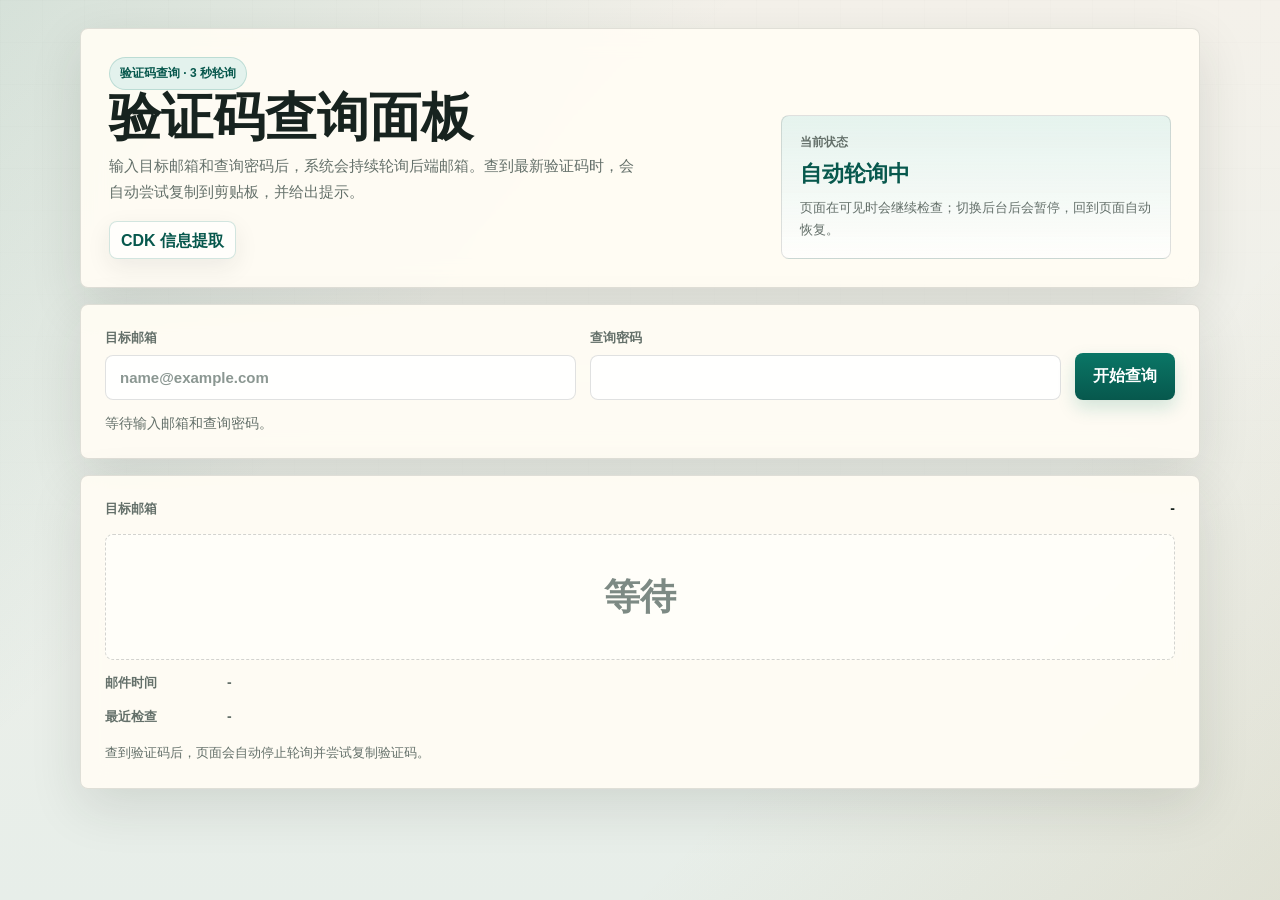
<file: index.html>
<!doctype html>
<html lang="zh-CN">
<head>
    <meta charset="UTF-8" />
    <meta name="viewport" content="width=device-width, initial-scale=1.0" />
    <title>验证码查询</title>
    <style>
        * { box-sizing: border-box; }
        :root {
            --bg: #eef2f0;
            --bg-2: #e3ebe8;
            --panel: rgba(255, 255, 250, 0.92);
            --panel-strong: #fffdf7;
            --line: rgba(25, 45, 40, 0.12);
            --ink: #14211d;
            --muted: #5d6a66;
            --accent: #0c6b5b;
            --accent-strong: #094e42;
            --accent-soft: #e4f2ee;
            --warn: #9a6410;
            --danger: #b23333;
            --shadow: 0 28px 70px rgba(20, 33, 29, 0.14);
        }
        html, body { min-height: 100%; }
        body {
            margin: 0;
            color: var(--ink);
            font-family: "PingFang SC", "Hiragino Sans GB", "Microsoft YaHei", "Noto Sans SC", sans-serif;
            background:
                linear-gradient(135deg, rgba(12, 107, 91, 0.12), transparent 34%),
                linear-gradient(320deg, rgba(154, 100, 16, 0.09), transparent 30%),
                radial-gradient(circle at top right, rgba(255, 255, 255, 0.72), transparent 34%),
                linear-gradient(180deg, var(--bg), var(--bg-2));
        }
        body::before {
            content: "";
            position: fixed;
            inset: 0;
            pointer-events: none;
            background-image:
                linear-gradient(rgba(20, 33, 29, 0.04) 1px, transparent 1px),
                linear-gradient(90deg, rgba(20, 33, 29, 0.04) 1px, transparent 1px);
            background-size: 48px 48px;
            mask-image: linear-gradient(180deg, rgba(0,0,0,0.6), transparent 85%);
            opacity: 0.35;
        }
        main {
            width: min(1120px, calc(100% - 32px));
            margin: 0 auto;
            padding: 24px 0 36px;
            display: grid;
            gap: 16px;
        }
        .hero,
        .panel {
            position: relative;
            background: var(--panel);
            border: 1px solid var(--line);
            border-radius: 8px;
            box-shadow: var(--shadow);
            backdrop-filter: blur(10px);
        }
        .hero {
            padding: 26px;
            display: grid;
            grid-template-columns: minmax(0, 1.3fr) 280px;
            gap: 18px;
            align-items: end;
        }
        .eyebrow {
            display: inline-flex;
            align-items: center;
            gap: 8px;
            width: fit-content;
            padding: 7px 10px;
            border-radius: 999px;
            border: 1px solid rgba(12, 107, 91, 0.18);
            background: var(--accent-soft);
            color: var(--accent-strong);
            font-size: 12px;
            font-weight: 800;
            letter-spacing: 0;
        }
        h1 {
            margin: 12px 0 10px;
            font-size: clamp(28px, 4.2vw, 48px);
            line-height: 1.04;
            letter-spacing: 0;
        }
        .lead {
            margin: 0;
            color: var(--muted);
            line-height: 1.75;
            font-size: 15px;
            max-width: 62ch;
        }
        .hero-links {
            margin-top: 14px;
            display: flex;
            gap: 12px;
            flex-wrap: wrap;
        }
        a {
            color: var(--accent-strong);
            text-decoration: none;
            font-weight: 800;
        }
        a:hover { text-decoration: underline; }
        .hero-card {
            justify-self: stretch;
            padding: 18px;
            border-radius: 8px;
            background: linear-gradient(180deg, rgba(228, 242, 238, 0.9), rgba(255, 255, 255, 0.82));
            border: 1px solid rgba(12, 107, 91, 0.12);
            display: grid;
            gap: 12px;
        }
        .stat { display: grid; gap: 4px; }
        .stat-label { color: var(--muted); font-size: 12px; font-weight: 700; }
        .stat-value { font-size: 18px; font-weight: 900; color: var(--ink); }
        .stat-note { color: var(--muted); font-size: 13px; line-height: 1.6; }
        .panel { padding: 22px; }
        form {
            display: grid;
            grid-template-columns: minmax(0, 1.1fr) minmax(0, 0.9fr) auto;
            gap: 12px;
            align-items: end;
        }
        label {
            display: grid;
            gap: 7px;
            color: var(--muted);
            font-size: 13px;
            font-weight: 800;
        }
        input {
            width: 100%;
            border: 1px solid var(--line);
            border-radius: 8px;
            background: rgba(255, 255, 255, 0.96);
            color: var(--ink);
            padding: 13px 14px;
            font-size: 15px;
            outline: none;
        }
        input::placeholder { color: #8a9691; }
        input:focus {
            border-color: rgba(12, 107, 91, 0.45);
            box-shadow: 0 0 0 3px rgba(12, 107, 91, 0.12);
        }
        button {
            border: 0;
            border-radius: 8px;
            background: linear-gradient(180deg, var(--accent), var(--accent-strong));
            color: #fff;
            padding: 14px 18px;
            font-size: 14px;
            font-weight: 900;
            cursor: pointer;
            min-height: 46px;
            white-space: nowrap;
        }
        button:hover { filter: brightness(1.02); }
        button:disabled { opacity: .62; cursor: not-allowed; }
        .status {
            min-height: 22px;
            margin-top: 14px;
            color: var(--muted);
            font-size: 14px;
            line-height: 1.6;
        }
        .status.success { color: var(--accent-strong); }
        .status.error { color: var(--danger); }
        .status.info { color: #245c78; }
        .result { display: grid; gap: 14px; }
        .meta {
            display: grid;
            grid-template-columns: 1fr auto;
            gap: 14px;
            align-items: center;
            padding-bottom: 2px;
        }
        .meta span { color: var(--muted); font-size: 13px; font-weight: 800; }
        .email { color: var(--ink); word-break: break-all; text-align: right; font-weight: 900; }
        .code {
            border: 1px solid var(--line);
            border-radius: 8px;
            min-height: 126px;
            display: grid;
            place-items: center;
            background: linear-gradient(180deg, rgba(255, 252, 245, 0.95), rgba(246, 241, 230, 0.92));
            font-size: clamp(42px, 9vw, 76px);
            font-weight: 900;
            letter-spacing: 0.08em;
            user-select: all;
        }
        .code.empty {
            color: var(--warn);
            font-size: clamp(20px, 4vw, 28px);
            letter-spacing: 0;
        }
        .toolbar { display: flex; gap: 12px; flex-wrap: wrap; }
        .subtle { color: var(--muted); font-size: 13px; line-height: 1.7; }
        @media (max-width: 900px) {
            .hero { grid-template-columns: 1fr; }
            form { grid-template-columns: 1fr; }
            .meta { grid-template-columns: 1fr; }
            .email { text-align: left; }
        }
        @media (max-width: 640px) {
            main { width: min(100% - 20px, 1120px); padding-top: 16px; }
            .hero, .panel { padding: 18px; }
            .toolbar { display: grid; }
            button { width: 100%; }
        }
    </style>
    <link rel="stylesheet" href="./assets/app.css" />
</head>
<body>
    <main>
        <section class="hero">
            <div>
                <div class="eyebrow">验证码查询 · 3 秒轮询</div>
                <h1>验证码查询面板</h1>
                <p class="lead">输入目标邮箱和查询密码后，系统会持续轮询后端邮箱。查到最新验证码时，会自动尝试复制到剪贴板，并给出提示。</p>
                <div class="hero-links">
                    <a href="./cdk.html">CDK 信息提取</a>
                </div>
            </div>
            <div class="hero-card">
                <div class="stat">
                    <div class="stat-label">当前状态</div>
                    <div class="stat-value">自动轮询中</div>
                    <div class="stat-note">页面在可见时会继续检查；切换后台后会暂停，回到页面自动恢复。</div>
                </div>
            </div>
        </section>

        <section class="panel">
            <form id="queryForm" autocomplete="off">
                <label>目标邮箱
                    <input id="targetEmail" type="email" autocomplete="off" autocapitalize="off" spellcheck="false" placeholder="name@example.com" required />
                </label>
                <label>查询密码
                    <input id="accessPassword" type="password" autocomplete="new-password" required />
                </label>
                <button id="submitBtn" type="submit">开始查询</button>
            </form>
            <div id="status" class="status">等待输入邮箱和查询密码。</div>
        </section>

        <section class="panel result" aria-live="polite">
            <div class="meta">
                <span>目标邮箱</span>
                <strong id="resultEmail" class="email">-</strong>
            </div>
            <div id="resultCode" class="code empty">等待验证码</div>
            <div class="meta">
                <span>邮件时间</span>
                <strong id="resultUpdatedAt">-</strong>
            </div>
            <div class="meta">
                <span>最近检查</span>
                <strong id="resultCheckedAt">-</strong>
            </div>
            <div class="subtle">查到验证码后，页面会自动停止轮询并尝试复制验证码。</div>
        </section>
    </main>
    <script>
        const apiUrl = "./api/code.php";
        const pollIntervalMs = 3000;
        const queryForm = document.getElementById("queryForm");
        const targetEmailInput = document.getElementById("targetEmail");
        const accessPasswordInput = document.getElementById("accessPassword");
        const submitBtn = document.getElementById("submitBtn");
        const statusEl = document.getElementById("status");
        const resultEmailEl = document.getElementById("resultEmail");
        const resultCodeEl = document.getElementById("resultCode");
        const resultUpdatedAtEl = document.getElementById("resultUpdatedAt");
        const resultCheckedAtEl = document.getElementById("resultCheckedAt");
        let pollingTimer = null;
        let currentEmail = "";
        let currentPassword = "";
        let isFetching = false;
        let autoStopped = false;
        let audioContext = null;

        function setStatus(type, message) {
            statusEl.className = "status" + (type ? " " + type : "");
            statusEl.textContent = message;
        }

        function setButton(label, disabled) {
            submitBtn.textContent = label;
            submitBtn.disabled = disabled;
        }

        async function copyText(text) {
            const value = String(text || "");
            if (!value) return false;

            if (navigator.clipboard && window.isSecureContext) {
                try {
                    await navigator.clipboard.writeText(value);
                    return true;
                } catch (_) {}
            }

            const textarea = document.createElement("textarea");
            textarea.value = value;
            textarea.setAttribute("readonly", "");
            textarea.style.position = "fixed";
            textarea.style.left = "-1000px";
            textarea.style.top = "-1000px";
            textarea.style.opacity = "0";
            document.body.appendChild(textarea);
            textarea.focus();
            textarea.select();
            textarea.setSelectionRange(0, textarea.value.length);
            let copied = false;
            try {
                copied = document.execCommand("copy");
            } catch (_) {
                copied = false;
            }
            textarea.remove();
            return copied;
        }

        function renderIdle(email = "") {
            resultEmailEl.textContent = email || "-";
            resultCodeEl.textContent = email ? "等待验证码" : "等待";
            resultCodeEl.className = "code empty";
            resultUpdatedAtEl.textContent = "-";
            resultCheckedAtEl.textContent = "-";
        }

        function renderResult(data) {
            const code = String(data.verification_code || "");
            resultEmailEl.textContent = data.target_email || currentEmail || "-";
            resultUpdatedAtEl.textContent = data.updated_at || "-";
            resultCheckedAtEl.textContent = data.checked_at || "-";
            resultCodeEl.textContent = code || "等待验证码";
            resultCodeEl.className = code ? "code" : "code empty";
        }

        function stopPolling() {
            if (pollingTimer) {
                clearInterval(pollingTimer);
                pollingTimer = null;
            }
        }

        function startPolling() {
            stopPolling();
            pollingTimer = setInterval(() => fetchLatestCode(false), pollIntervalMs);
        }

        async function ensureAudioReady() {
            const AudioCtx = window.AudioContext || window.webkitAudioContext;
            if (!AudioCtx) return false;
            audioContext = audioContext || new AudioCtx();
            if (audioContext.state === "suspended") {
                try {
                    await audioContext.resume();
                } catch (_) {
                    return false;
                }
            }
            return audioContext.state === "running";
        }

        async function playSuccessTone() {
            if (!(await ensureAudioReady())) return;
            const now = audioContext.currentTime;
            [880, 1174].forEach((frequency, index) => {
                const osc = audioContext.createOscillator();
                const gain = audioContext.createGain();
                const startAt = now + index * 0.16;
                const endAt = startAt + 0.11;
                osc.type = "sine";
                osc.frequency.setValueAtTime(frequency, startAt);
                gain.gain.setValueAtTime(0.0001, startAt);
                gain.gain.exponentialRampToValueAtTime(0.16, startAt + 0.02);
                gain.gain.exponentialRampToValueAtTime(0.0001, endAt);
                osc.connect(gain);
                gain.connect(audioContext.destination);
                osc.start(startAt);
                osc.stop(endAt);
            });
        }

        async function copyCode(code) {
            await copyText(code);
        }

        async function readJsonResponse(response) {
            const text = await response.text();
            try {
                return JSON.parse(text);
            } catch (_) {
                const decoder = new TextDecoder();
                const encoded = new TextEncoder().encode(text);
                let depth = 0;
                let inString = false;
                let escaped = false;
                for (let i = 0; i < encoded.length; i++) {
                    const char = decoder.decode(encoded.slice(i, i + 1));
                    if (escaped) {
                        escaped = false;
                        continue;
                    }
                    if (char === "\\") {
                        escaped = inString;
                        continue;
                    }
                    if (char === "\"") {
                        inString = !inString;
                        continue;
                    }
                    if (inString) continue;
                    if (char === "{") depth++;
                    if (char === "}") depth--;
                    if (depth === 0 && i > 0) {
                        try {
                            return JSON.parse(decoder.decode(encoded.slice(0, i + 1)));
                        } catch (_) {}
                    }
                }
                const detail = text.trim().slice(0, 160);
                throw new Error(detail ? `接口返回异常：${detail}` : "接口返回异常，请检查服务器日志。");
            }
        }

        async function fetchLatestCode(manual) {
            if (!currentEmail || !currentPassword || isFetching) return false;
            isFetching = true;
            setButton("加载中...", true);
            if (manual) setStatus("info", "正在检查邮箱...");
            try {
                const response = await fetch(apiUrl, {
                    method: "POST",
                    headers: { "Content-Type": "application/json", "Cache-Control": "no-cache" },
                    body: JSON.stringify({ target_email: currentEmail, access_password: currentPassword }),
                });
                const result = await readJsonResponse(response);
                if (!response.ok || !result.success) throw new Error(result.message || "查询失败。");
                renderResult(result.data || {});
                if (result.data && result.data.found) {
                    autoStopped = true;
                    stopPolling();
                    await copyCode(result.data.verification_code || "");
                    await playSuccessTone();
                    setStatus("success", "已找到验证码，已尝试复制到剪贴板。");
                } else {
                    setStatus("info", result.message || "暂未查到验证码，继续轮询中...");
                }
                return true;
            } catch (error) {
                setStatus("error", error.message || (manual ? "查询失败，请检查邮箱和查询密码。" : "查询失败，下一次轮询会重试。"));
                if (manual) {
                    stopPolling();
                    currentEmail = "";
                    currentPassword = "";
                    autoStopped = false;
                    renderIdle();
                }
                return false;
            } finally {
                isFetching = false;
                setButton(currentEmail ? "刷新查询" : "开始查询", false);
            }
        }

        async function runQueryFromInputs() {
            const email = targetEmailInput.value.trim();
            const password = accessPasswordInput.value.trim();
            if (!email || !password) {
                setStatus("error", "请填写目标邮箱和查询密码。");
                return;
            }
            autoStopped = false;
            currentEmail = email;
            currentPassword = password;
            void ensureAudioReady();
            renderIdle(currentEmail);
            const started = await fetchLatestCode(true);
            if (started && !autoStopped) {
                startPolling();
            }
        }

        queryForm.addEventListener("submit", async (event) => {
            event.preventDefault();
            await runQueryFromInputs();
        });

        function readPresetFromUrl() {
            const searchParams = new URLSearchParams(window.location.search);
            const hashText = window.location.hash.startsWith("#") ? window.location.hash.slice(1) : "";
            const hashParams = new URLSearchParams(hashText);
            const readValue = (...names) => {
                for (const params of [hashParams, searchParams]) {
                    for (const name of names) {
                        const value = params.get(name);
                        if (value) return value;
                    }
                }
                return "";
            };

            const autoValue = readValue("auto", "start");
            return {
                email: readValue("email", "target_email"),
                password: readValue("access_password", "password", "query_password"),
                auto: autoValue === "1" || autoValue.toLowerCase() === "true",
            };
        }

        const preset = readPresetFromUrl();
        if (preset.email) {
            targetEmailInput.value = preset.email;
        }
        if (preset.password) {
            accessPasswordInput.value = preset.password;
        }
        renderIdle(preset.email || "");
        if (preset.email && preset.password && preset.auto) {
            window.setTimeout(() => {
                void runQueryFromInputs();
            }, 0);
        }

        document.addEventListener("visibilitychange", () => {
            if (!currentEmail || autoStopped) return;
            document.hidden ? stopPolling() : (fetchLatestCode(false), startPolling());
        });

        window.addEventListener("beforeunload", stopPolling);
    </script>
</body>
</html>
</file>
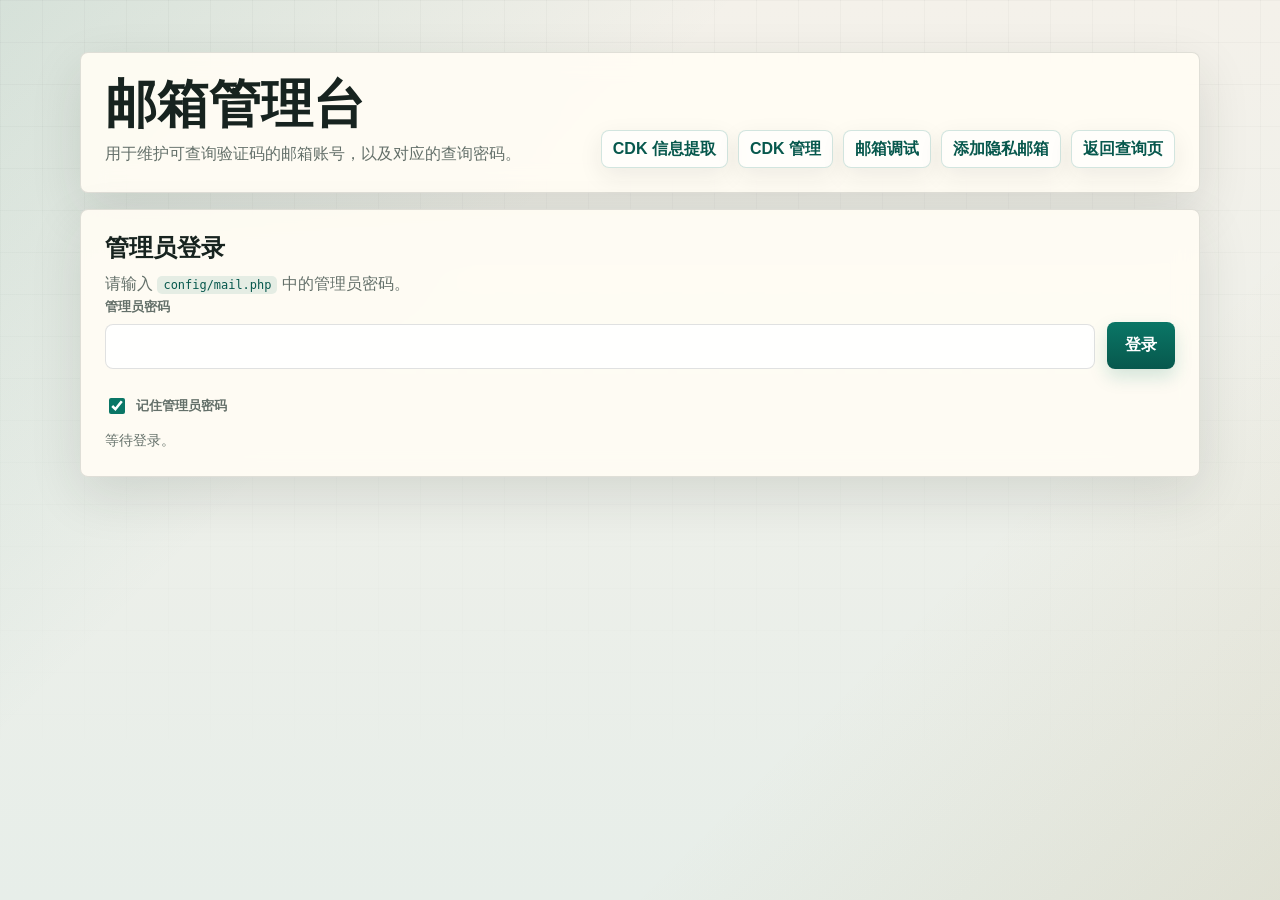
<file: admin.html>
<!doctype html>
<html lang="zh-CN">
<head>
    <meta charset="UTF-8" />
    <meta name="viewport" content="width=device-width, initial-scale=1.0" />
    <title>邮箱管理</title>
    <style>
        * { box-sizing: border-box; }
        :root {
            --bg: #eef2ef;
            --bg-2: #e1eae6;
            --panel: rgba(255, 253, 248, 0.94);
            --line: rgba(24, 38, 33, 0.12);
            --ink: #13211c;
            --muted: #5d6964;
            --accent: #0c6b5b;
            --accent-strong: #094e42;
            --soft: #edf5f1;
            --danger: #b23333;
            --info: #245c78;
            --shadow: 0 28px 70px rgba(20, 33, 29, 0.13);
        }
        body {
            margin: 0;
            min-height: 100vh;
            padding: 24px;
            color: var(--ink);
            font-family: "PingFang SC", "Hiragino Sans GB", "Microsoft YaHei", "Noto Sans SC", sans-serif;
            background:
                linear-gradient(135deg, rgba(12, 107, 91, 0.11), transparent 33%),
                linear-gradient(320deg, rgba(154, 100, 16, 0.08), transparent 30%),
                linear-gradient(180deg, var(--bg), var(--bg-2));
        }
        main {
            width: min(1080px, 100%);
            margin: 0 auto;
            display: grid;
            gap: 16px;
        }
        .panel {
            background: var(--panel);
            border: 1px solid var(--line);
            border-radius: 8px;
            box-shadow: var(--shadow);
            padding: 22px;
            backdrop-filter: blur(10px);
        }
        .top {
            display: flex;
            justify-content: space-between;
            gap: 16px;
            align-items: end;
        }
        h1, h2 {
            margin: 0 0 8px;
            letter-spacing: 0;
        }
        h1 { font-size: clamp(28px, 4vw, 42px); line-height: 1.06; }
        h2 { font-size: 22px; }
        p {
            margin: 0;
            color: var(--muted);
            line-height: 1.75;
        }
        code {
            padding: 0 6px;
            border-radius: 4px;
            background: #edf4f0;
            color: var(--accent-strong);
        }
        a {
            color: var(--accent-strong);
            text-decoration: none;
            font-weight: 800;
        }
        a:hover { text-decoration: underline; }
        form { display: grid; gap: 14px; }
        .grid {
            display: grid;
            grid-template-columns: minmax(0, 1fr) minmax(0, 1fr) auto auto;
            gap: 12px;
            align-items: end;
        }
        .login-grid {
            display: grid;
            grid-template-columns: minmax(0, 1fr) auto;
            gap: 12px;
            align-items: end;
        }
        label {
            display: grid;
            gap: 7px;
            color: var(--muted);
            font-size: 13px;
            font-weight: 800;
        }
        input {
            width: 100%;
            border: 1px solid var(--line);
            border-radius: 8px;
            background: rgba(255, 255, 255, 0.96);
            color: var(--ink);
            padding: 13px 14px;
            font-size: 15px;
            outline: none;
        }
        input:focus {
            border-color: rgba(12, 107, 91, 0.45);
            box-shadow: 0 0 0 3px rgba(12, 107, 91, 0.12);
        }
        button {
            border: 0;
            border-radius: 8px;
            background: linear-gradient(180deg, var(--accent), var(--accent-strong));
            color: #fff;
            padding: 14px 18px;
            min-height: 46px;
            font-weight: 900;
            cursor: pointer;
            white-space: nowrap;
        }
        button:hover { filter: brightness(1.02); }
        button:disabled { opacity: .62; cursor: not-allowed; }
        button.secondary {
            background: #e7f2ee;
            color: var(--accent-strong);
            border: 1px solid rgba(12, 107, 91, 0.18);
        }
        button.danger { background: var(--danger); }
        .status {
            min-height: 22px;
            color: var(--muted);
            font-size: 14px;
            margin-top: 12px;
            line-height: 1.6;
        }
        .status.success { color: var(--accent-strong); }
        .status.error { color: var(--danger); }
        .status.info { color: var(--info); }
        .hide { display: none; }
        .list-tools {
            display: flex;
            align-items: end;
            justify-content: space-between;
            gap: 12px;
            flex-wrap: wrap;
            margin-top: 10px;
        }
        .filter-label {
            width: min(260px, 100%);
        }
        select.filter-select {
            min-height: 42px;
            border: 1px solid var(--line);
            border-radius: 8px;
            background: rgba(255, 255, 255, 0.96);
            color: var(--ink);
            padding: 0 12px;
            font-size: 14px;
            font-weight: 900;
            outline: none;
        }
        select.filter-select:focus {
            border-color: rgba(12, 107, 91, 0.45);
            box-shadow: 0 0 0 3px rgba(12, 107, 91, 0.12);
        }
        .list {
            display: grid;
            gap: 12px;
            margin-top: 16px;
        }
        .item {
            display: grid;
            grid-template-columns: minmax(0, 1fr) auto;
            gap: 14px;
            align-items: stretch;
            border: 1px solid var(--line);
            border-radius: 8px;
            padding: 16px;
            background: linear-gradient(180deg, rgba(237, 245, 241, 0.96), rgba(247, 250, 248, 0.96));
        }
        .item-main {
            min-width: 0;
            display: grid;
            gap: 8px;
        }
        .item-head {
            display: flex;
            gap: 10px;
            align-items: center;
            flex-wrap: wrap;
        }
        .email {
            word-break: break-all;
            font-weight: 900;
            font-size: 18px;
            line-height: 1.25;
        }
        .account-meta {
            display: grid;
            gap: 6px;
        }
        .account-secret {
            color: var(--muted);
            font-size: 13px;
            word-break: break-all;
            line-height: 1.55;
        }
        .account-actions {
            display: flex;
            gap: 8px;
            flex-wrap: wrap;
            justify-content: flex-end;
            align-items: center;
        }
        .account-actions button {
            min-height: 40px;
            padding: 0 14px;
            box-shadow: none;
        }
        .add-cdk {
            background: linear-gradient(180deg, #f5f2e8, #eadfca);
            color: #6b4b09;
            border: 1px solid rgba(154, 100, 16, 0.18);
        }
        .add-cdk:disabled {
            opacity: .65;
        }
        select.account-status {
            min-height: 40px;
            border: 1px solid var(--line);
            border-radius: 8px;
            background: rgba(255, 255, 255, 0.96);
            color: var(--ink);
            padding: 0 12px;
            font-size: 14px;
            font-weight: 900;
            outline: none;
        }
        select.account-status.used {
            border-color: rgba(36, 92, 120, 0.18);
            color: var(--info);
            background: #e8f3f8;
        }
        select.account-status.no_free {
            border-color: rgba(176, 89, 14, 0.22);
            color: #9a4f09;
            background: #fff3df;
        }
        select.account-status.retention {
            border-color: rgba(12, 107, 91, 0.2);
            color: var(--accent-strong);
            background: #e8f7f0;
        }
        .empty {
            color: var(--muted);
            padding: 12px 0;
        }
        .note {
            color: var(--muted);
            font-size: 13px;
            line-height: 1.7;
            margin-top: 12px;
        }
        .password-field {
            display: grid;
            gap: 8px;
        }
        .password-actions {
            display: flex;
            gap: 8px;
            flex-wrap: wrap;
        }
        .password-preview {
            display: flex;
            align-items: center;
            gap: 10px;
            padding: 10px 12px;
            border: 1px solid var(--line);
            border-radius: 8px;
            background: rgba(255, 255, 255, 0.82);
            color: var(--muted);
            font-size: 13px;
            line-height: 1.5;
        }
        .remember-row {
            display: inline-flex;
            align-items: center;
            gap: 8px;
            width: fit-content;
            margin-top: 12px;
            color: var(--muted);
            font-size: 13px;
            font-weight: 800;
        }
        .remember-row input {
            width: 16px;
            height: 16px;
            accent-color: var(--accent);
        }
        .toolbar {
            display: flex;
            gap: 12px;
            flex-wrap: wrap;
            align-items: center;
        }
        @media (max-width: 860px) {
            .top,
            .login-grid,
            .grid,
            .item {
                grid-template-columns: 1fr;
                display: grid;
            }
            .account-actions {
                justify-content: flex-start;
            }
            .list-tools { display: grid; }
        }
        @media (max-width: 640px) {
            body { padding: 16px; }
            .panel { padding: 18px; }
            .toolbar { display: grid; }
            button { width: 100%; }
        }
    </style>
    <link rel="stylesheet" href="./assets/app.css" />
</head>
<body>
    <main>
        <section class="panel top">
            <div>
                <h1>邮箱管理台</h1>
                <p>用于维护可查询验证码的邮箱账号，以及对应的查询密码。</p>
            </div>
            <div class="toolbar">
                <a href="./cdk.html">CDK 信息提取</a>
                <a href="./cdk-admin.html">CDK 管理</a>
                <a href="./debug.html">邮箱调试</a>
                <a href="./privacy.html">添加隐私邮箱</a>
                <a href="./index.html">返回查询页</a>
            </div>
        </section>

        <section class="panel">
            <h2>管理员登录</h2>
            <p>请输入 <code>config/mail.php</code> 中的管理员密码。</p>
            <form id="loginForm" autocomplete="off">
                <div class="login-grid">
                    <label>管理员密码
                        <input id="adminPassword" type="password" autocomplete="new-password" required />
                    </label>
                    <button id="loadBtn" type="submit">登录</button>
                </div>
                <label class="remember-row">
                    <input id="rememberAdminPassword" type="checkbox" checked />
                    记住管理员密码
                </label>
            </form>
            <div id="status" class="status">等待登录。</div>
        </section>

        <section id="managePanel" class="panel hide">
            <h2>添加或更新账号</h2>
            <p>保存会覆盖该邮箱现有的查询密码，系统会按原有方式存储密码哈希。</p>
            <form id="accountForm" autocomplete="off">
                <div class="grid">
                    <label>邮箱
                        <input id="emailInput" type="email" autocomplete="off" autocapitalize="off" spellcheck="false" placeholder="name@example.com" required />
                    </label>
                    <label class="password-field">查询密码
                        <input id="passwordInput" type="text" autocomplete="new-password" required />
                    </label>
                    <button id="saveBtn" type="submit">保存</button>
                    <button id="generateBtn" class="secondary" type="button">重新生成</button>
                </div>
            </form>
            <div class="note">查询密码会自动生成，内容由字母和数字组成。保存前你也可以手动修改。</div>
        </section>

        <section id="listPanel" class="panel hide">
            <h2>已配置账号</h2>
            <div class="list-tools">
                <label class="filter-label">账号状态
                    <select id="usedFilter" class="filter-select">
                        <option value="all">全部</option>
                        <option value="unused">未使用</option>
                        <option value="used">已使用</option>
                        <option value="no_free">无free</option>
                        <option value="retention">待留存</option>
                    </select>
                </label>
            </div>
            <div id="accountList" class="list"></div>
        </section>
    </main>
    <script>
        const loginForm = document.getElementById("loginForm");
        const accountForm = document.getElementById("accountForm");
        const adminPasswordInput = document.getElementById("adminPassword");
        const rememberAdminPasswordInput = document.getElementById("rememberAdminPassword");
        const emailInput = document.getElementById("emailInput");
        const passwordInput = document.getElementById("passwordInput");
        const loadBtn = document.getElementById("loadBtn");
        const saveBtn = document.getElementById("saveBtn");
        const generateBtn = document.getElementById("generateBtn");
        const statusEl = document.getElementById("status");
        const managePanel = document.getElementById("managePanel");
        const listPanel = document.getElementById("listPanel");
        const accountList = document.getElementById("accountList");
        const usedFilter = document.getElementById("usedFilter");
        let currentAdminPassword = "";
        let currentAccounts = [];
        const adminPasswordStorageKey = "mailCode.adminPassword";
        const accountStatusOptions = [
            ["unused", "未使用"],
            ["used", "已使用"],
            ["no_free", "无free"],
            ["retention", "待留存"],
        ];
        const accountStatusLabels = Object.fromEntries(accountStatusOptions);

        function setStatus(type, message) {
            statusEl.className = "status" + (type ? " " + type : "");
            statusEl.textContent = message;
        }

        function readStoredAdminPassword() {
            try {
                return localStorage.getItem(adminPasswordStorageKey) || "";
            } catch (_) {
                return "";
            }
        }

        function saveStoredAdminPassword(password) {
            try {
                if (rememberAdminPasswordInput.checked) {
                    localStorage.setItem(adminPasswordStorageKey, password);
                } else {
                    localStorage.removeItem(adminPasswordStorageKey);
                }
            } catch (_) {}
        }

        async function readJsonResponse(response) {
            const text = await response.text();
            try {
                return JSON.parse(text);
            } catch (_) {
                const detail = text.trim().slice(0, 160);
                throw new Error(detail ? `接口返回异常：${detail}` : "接口返回异常，请检查服务器日志。");
            }
        }

        async function copyText(text) {
            const value = String(text || "");
            if (!value) return false;

            if (navigator.clipboard && window.isSecureContext) {
                try {
                    await navigator.clipboard.writeText(value);
                    return true;
                } catch (_) {}
            }

            const textarea = document.createElement("textarea");
            textarea.value = value;
            textarea.setAttribute("readonly", "");
            textarea.style.position = "fixed";
            textarea.style.left = "-1000px";
            textarea.style.top = "-1000px";
            textarea.style.opacity = "0";
            document.body.appendChild(textarea);
            textarea.focus();
            textarea.select();
            textarea.setSelectionRange(0, textarea.value.length);
            let copied = false;
            try {
                copied = document.execCommand("copy");
            } catch (_) {
                copied = false;
            }
            textarea.remove();
            return copied;
        }

        function generatePassword(length = 16) {
            const alphabet = "ABCDEFGHJKLMNPQRSTUVWXYZabcdefghijkmnopqrstuvwxyz23456789";
            const bytes = new Uint8Array(length);
            crypto.getRandomValues(bytes);
            let value = "";
            for (const byte of bytes) {
                value += alphabet[byte % alphabet.length];
            }
            return value;
        }

        function preparePassword() {
            passwordInput.value = generatePassword();
            passwordInput.type = "text";
        }

        function buildCdkTitle() {
            return "账号 -密码-邮箱接码地址-邮件查询密码";
        }

        function buildQueryUrl(email, password) {
            const url = new URL("./index.html", window.location.href);
            const params = new URLSearchParams();
            params.set("email", email);
            params.set("access_password", password);
            params.set("auto", "1");
            url.hash = params.toString();
            return url.toString();
        }

        function buildAccountTemplate(email, password) {
            return [
                `邮箱： ${email}`,
                "密码： as224096224096",
                "一次性安全码密钥 ： xxx",
                "一次性安全码获取地址：2fa.cn",
                `邮箱接码地址：${buildQueryUrl(email, password)}`,
            ].join("\n");
        }

        function getAccountStatus(item) {
            const status = String((item && item.status) || "");
            if (accountStatusLabels[status]) return status;
            return item && item.used ? "used" : "unused";
        }

        function setPanelsVisible(visible) {
            managePanel.classList.toggle("hide", !visible);
            listPanel.classList.toggle("hide", !visible);
            if (!visible) {
                accountList.replaceChildren();
            } else {
                preparePassword();
            }
        }

        async function adminRequest(action, payload = {}) {
            const response = await fetch("./api/admin.php", {
                method: "POST",
                headers: { "Content-Type": "application/json", "Cache-Control": "no-cache" },
                body: JSON.stringify({ action, admin_password: currentAdminPassword, ...payload }),
            });
            const result = await readJsonResponse(response);
            if (!response.ok || !result.success) throw new Error(result.message || "操作失败。");
            return result;
        }

        function renderAccounts(accounts) {
            accountList.replaceChildren();
            currentAccounts = Array.isArray(accounts) ? accounts : [];
            const filter = usedFilter ? usedFilter.value : "all";
            const items = currentAccounts.filter((item) => {
                const status = getAccountStatus(item);
                if (filter !== "all") return status === filter;
                return true;
            });
            if (!items.length) {
                const empty = document.createElement("div");
                empty.className = "empty";
                empty.textContent = currentAccounts.length ? "当前筛选条件下没有账号。" : "当前没有配置任何账号。";
                accountList.append(empty);
                return;
            }

            items.forEach((item) => {
                const email = String(item.email || "");
                const password = String(item.access_password || "");
                const status = getAccountStatus(item);

                const row = document.createElement("div");
                row.className = "item";

                const metaEl = document.createElement("div");
                metaEl.className = "account-meta";
                const emailEl = document.createElement("div");
                emailEl.className = "email";
                emailEl.textContent = email;
                const secretEl = document.createElement("div");
                secretEl.className = "account-secret";
                secretEl.textContent = password ? `密钥：${password}` : "密钥：已隐藏";
                metaEl.append(emailEl, secretEl);

                const statusSelect = document.createElement("select");
                statusSelect.className = "account-status " + status;
                statusSelect.title = "修改账号状态";
                accountStatusOptions.forEach(([value, label]) => {
                    const option = document.createElement("option");
                    option.value = value;
                    option.textContent = label;
                    option.selected = value === status;
                    statusSelect.append(option);
                });
                statusSelect.addEventListener("change", async () => {
                    const nextStatus = statusSelect.value;
                    statusSelect.disabled = true;
                    try {
                        const result = await adminRequest("set_status", { email, status: nextStatus });
                        renderAccounts(result.data.accounts || []);
                        setStatus("success", `已标记为${accountStatusLabels[nextStatus] || "新状态"}。`);
                    } catch (error) {
                        statusSelect.value = status;
                        statusSelect.className = "account-status " + status;
                        setStatus("error", error.message || "状态更新失败。");
                    } finally {
                        statusSelect.disabled = false;
                    }
                });

                const addCdkBtn = document.createElement("button");
                addCdkBtn.type = "button";
                addCdkBtn.className = "add-cdk";
                addCdkBtn.textContent = "添加到CDK";
                addCdkBtn.addEventListener("click", async () => {
                    addCdkBtn.disabled = true;
                    try {
                        const result = await adminRequest("add_to_cdk", {
                            email,
                            source_password: password,
                            title: buildCdkTitle(),
                            url: "http://49.51.182.250:8090/index.html",
                        });
                        renderAccounts(result.data.accounts || []);
                        setStatus("success", "已添加到 CDK 列表。");
                    } catch (error) {
                        setStatus("error", error.message || "添加到 CDK 失败。");
                    } finally {
                        addCdkBtn.disabled = false;
                    }
                });

                const templateBtn = document.createElement("button");
                templateBtn.type = "button";
                templateBtn.className = "secondary";
                templateBtn.textContent = "复制账号模板";
                templateBtn.addEventListener("click", async () => {
                    if (!email || !password) {
                        setStatus("error", "该账号缺少邮箱或查询密码，无法复制账号模板。");
                        return;
                    }
                    const text = buildAccountTemplate(email, password);
                    if (await copyText(text)) {
                        setStatus("success", "账号模板已复制。");
                    } else {
                        setStatus("error", "复制失败，请手动选择文本。");
                    }
                });

                const editBtn = document.createElement("button");
                editBtn.type = "button";
                editBtn.className = "secondary";
                editBtn.textContent = "编辑密码";
                editBtn.addEventListener("click", () => {
                    emailInput.value = email;
                    preparePassword();
                    passwordInput.focus();
                    setStatus("info", "已为该邮箱生成新的查询密码，可以直接保存或继续修改。");
                });

                const deleteBtn = document.createElement("button");
                deleteBtn.type = "button";
                deleteBtn.className = "danger";
                deleteBtn.textContent = "删除";
                deleteBtn.addEventListener("click", () => deleteAccount(email));

                const actions = document.createElement("div");
                actions.className = "account-actions";
                actions.append(statusSelect, addCdkBtn, templateBtn, editBtn, deleteBtn);

                row.append(metaEl, actions);
                accountList.append(row);
            });
        }

        async function deleteAccount(email) {
            if (!confirm(`确定删除 ${email} 吗？`)) return;
            try {
                const result = await adminRequest("delete", { email });
                renderAccounts(result.data.accounts || []);
                setStatus("success", "已删除。");
            } catch (error) {
                setStatus("error", error.message || "删除失败。");
            }
        }

        loginForm.addEventListener("submit", async (event) => {
            event.preventDefault();
            const password = adminPasswordInput.value.trim();
            if (!password) return setStatus("error", "请输入管理员密码。");

            currentAdminPassword = password;
            loadBtn.disabled = true;
            loadBtn.textContent = "加载中...";
            try {
                const result = await adminRequest("list");
                setPanelsVisible(true);
                renderAccounts(result.data.accounts || []);
                saveStoredAdminPassword(password);
                setStatus("success", "管理后台已加载。");
            } catch (error) {
                currentAdminPassword = "";
                setPanelsVisible(false);
                setStatus("error", error.message || "登录失败。");
            } finally {
                loadBtn.disabled = false;
                loadBtn.textContent = "登录";
            }
        });

        accountForm.addEventListener("submit", async (event) => {
            event.preventDefault();
            const email = emailInput.value.trim();
            const password = passwordInput.value.trim();
            if (!email || !password) return setStatus("error", "请填写邮箱和查询密码。");

            saveBtn.disabled = true;
            saveBtn.textContent = "保存中...";
            try {
                const result = await adminRequest("save", { email, access_password: password });
                renderAccounts(result.data.accounts || []);
                emailInput.value = "";
                preparePassword();
                emailInput.focus();
                setStatus("success", "已保存。");
            } catch (error) {
                setStatus("error", error.message || "保存失败。");
            } finally {
                saveBtn.disabled = false;
                saveBtn.textContent = "保存";
            }
        });

        generateBtn.addEventListener("click", () => {
            preparePassword();
            passwordInput.focus();
            setStatus("info", "已重新生成查询密码。");
        });

        if (usedFilter) {
            usedFilter.addEventListener("change", () => renderAccounts(currentAccounts));
        }

        const storedAdminPassword = readStoredAdminPassword();
        if (storedAdminPassword) {
            adminPasswordInput.value = storedAdminPassword;
            rememberAdminPasswordInput.checked = true;
        }
        setPanelsVisible(false);
    </script>
</body>
</html>
</file>
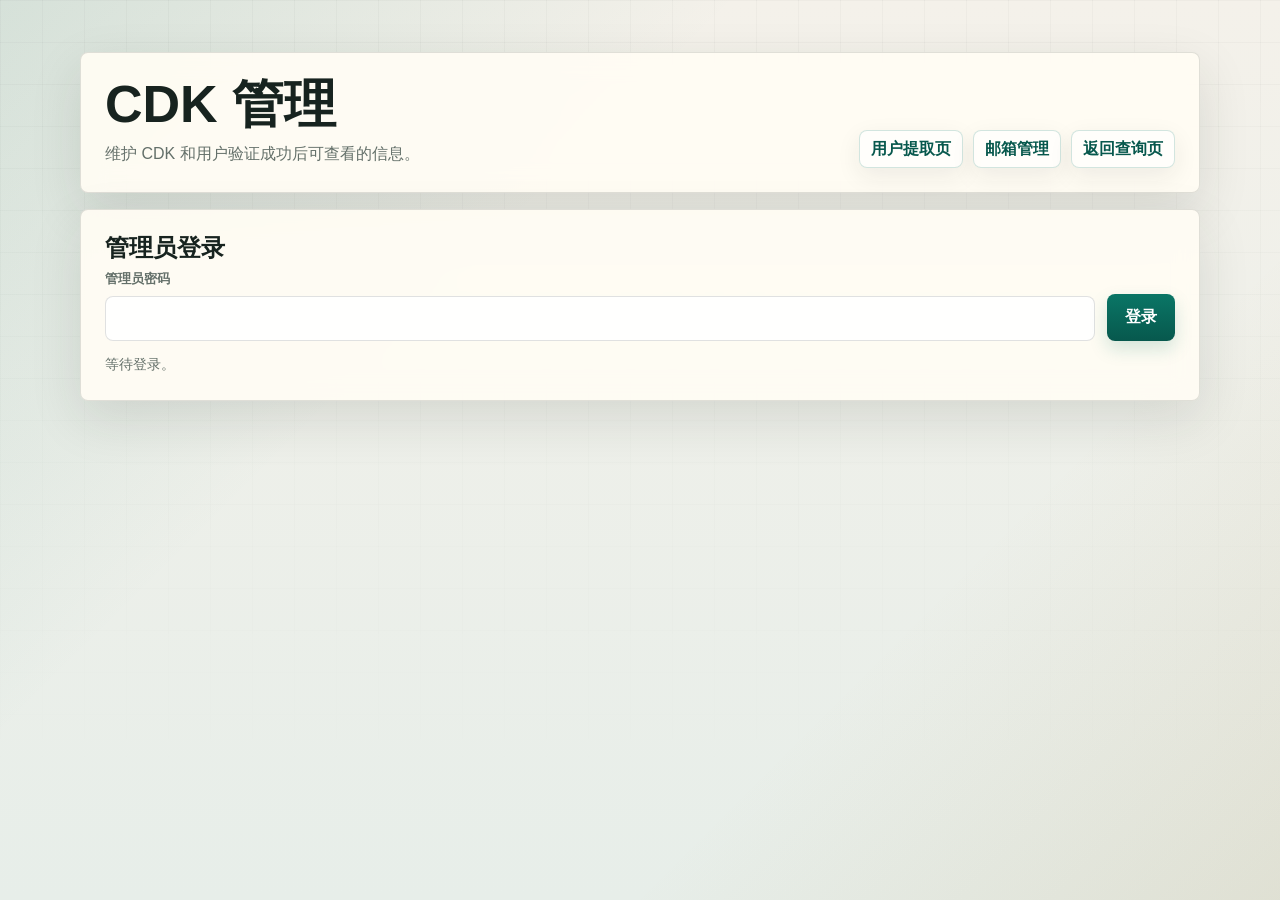
<file: cdk-admin.html>
<!doctype html>
<html lang="zh-CN">
<head>
    <meta charset="UTF-8" />
    <meta name="viewport" content="width=device-width, initial-scale=1.0" />
    <title>CDK 管理</title>
    <style>
        * { box-sizing: border-box; }
        :root {
            --bg: #eef2ef;
            --panel: rgba(255, 253, 248, 0.94);
            --line: rgba(24, 38, 33, 0.12);
            --ink: #13211c;
            --muted: #5d6964;
            --accent: #0c6b5b;
            --accent-strong: #094e42;
            --danger: #b23333;
            --shadow: 0 28px 70px rgba(20, 33, 29, 0.13);
        }
        body {
            margin: 0;
            min-height: 100vh;
            padding: 24px;
            color: var(--ink);
            font-family: "PingFang SC", "Hiragino Sans GB", "Microsoft YaHei", "Noto Sans SC", sans-serif;
            background:
                linear-gradient(135deg, rgba(12, 107, 91, 0.11), transparent 33%),
                linear-gradient(320deg, rgba(154, 100, 16, 0.08), transparent 30%),
                var(--bg);
        }
        main {
            width: min(1080px, 100%);
            margin: 0 auto;
            display: grid;
            gap: 16px;
        }
        .panel {
            background: var(--panel);
            border: 1px solid var(--line);
            border-radius: 8px;
            box-shadow: var(--shadow);
            padding: 22px;
            backdrop-filter: blur(10px);
        }
        .top {
            display: flex;
            justify-content: space-between;
            gap: 16px;
            align-items: end;
        }
        h1, h2 {
            margin: 0 0 8px;
            letter-spacing: 0;
        }
        h1 { font-size: clamp(28px, 4vw, 42px); line-height: 1.06; }
        h2 { font-size: 22px; }
        p {
            margin: 0;
            color: var(--muted);
            line-height: 1.75;
        }
        a {
            color: var(--accent-strong);
            text-decoration: none;
            font-weight: 800;
        }
        a:hover { text-decoration: underline; }
        form { display: grid; gap: 14px; }
        .login-grid {
            display: grid;
            grid-template-columns: minmax(0, 1fr) auto;
            gap: 12px;
            align-items: end;
        }
        .grid {
            display: grid;
            grid-template-columns: minmax(0, 1fr) minmax(0, 1fr);
            gap: 12px;
        }
        label {
            display: grid;
            gap: 7px;
            color: var(--muted);
            font-size: 13px;
            font-weight: 800;
        }
        input, textarea {
            width: 100%;
            border: 1px solid var(--line);
            border-radius: 8px;
            background: rgba(255, 255, 255, 0.96);
            color: var(--ink);
            padding: 13px 14px;
            font-size: 15px;
            outline: none;
        }
        textarea {
            min-height: 128px;
            resize: vertical;
            line-height: 1.65;
        }
        input:focus, textarea:focus {
            border-color: rgba(12, 107, 91, 0.45);
            box-shadow: 0 0 0 3px rgba(12, 107, 91, 0.12);
        }
        .check-row {
            display: flex;
            align-items: center;
            gap: 8px;
            color: var(--muted);
            font-size: 14px;
            font-weight: 800;
        }
        .check-row input { width: auto; }
        button {
            border: 0;
            border-radius: 8px;
            background: linear-gradient(180deg, var(--accent), var(--accent-strong));
            color: #fff;
            padding: 14px 18px;
            min-height: 46px;
            font-weight: 900;
            cursor: pointer;
            white-space: nowrap;
        }
        button.secondary {
            background: #e7f2ee;
            color: var(--accent-strong);
            border: 1px solid rgba(12, 107, 91, 0.18);
        }
        button.danger { background: var(--danger); }
        button:disabled { opacity: .62; cursor: not-allowed; }
        .actions, .toolbar {
            display: flex;
            gap: 10px;
            flex-wrap: wrap;
            align-items: center;
        }
        .status {
            min-height: 22px;
            color: var(--muted);
            font-size: 14px;
            margin-top: 12px;
            line-height: 1.6;
        }
        .status.success { color: var(--accent-strong); }
        .status.error { color: var(--danger); }
        .hide { display: none; }
        .list-tools {
            display: flex;
            align-items: end;
            justify-content: space-between;
            gap: 12px;
            flex-wrap: wrap;
            margin-top: 10px;
        }
        .filter-label {
            width: min(260px, 100%);
        }
        select.filter-select {
            min-height: 42px;
            border: 1px solid var(--line);
            border-radius: 8px;
            background: rgba(255, 255, 255, 0.96);
            color: var(--ink);
            padding: 0 12px;
            font-size: 14px;
            font-weight: 900;
            outline: none;
        }
        select.filter-select:focus {
            border-color: rgba(12, 107, 91, 0.45);
            box-shadow: 0 0 0 3px rgba(12, 107, 91, 0.12);
        }
        #cdkList {
            display: grid;
            gap: 14px;
            margin-top: 16px;
        }
        .cdk-record {
            display: grid;
            gap: 14px;
            border: 1px solid var(--line);
            border-radius: 8px;
            padding: 16px;
            background: rgba(255, 253, 248, 0.96);
            box-shadow: 0 14px 34px rgba(20, 33, 29, 0.07);
        }
        .record-main {
            min-width: 0;
            display: grid;
            gap: 12px;
        }
        .record-top {
            display: grid;
            grid-template-columns: minmax(0, 1fr) auto;
            gap: 14px;
            align-items: center;
        }
        .record-head {
            display: flex;
            align-items: center;
            gap: 8px;
            flex-wrap: wrap;
            min-width: 0;
        }
        .record-code {
            display: inline-flex;
            max-width: 100%;
            padding: 8px 10px;
            border: 1px solid rgba(12, 107, 91, 0.18);
            border-radius: 8px;
            background: rgba(231, 242, 238, 0.86);
            color: var(--accent-strong);
            font-weight: 900;
            font-size: clamp(17px, 2vw, 22px);
            line-height: 1.15;
            letter-spacing: 0.03em;
            word-break: break-all;
            user-select: all;
        }
        .status-pill {
            display: inline-flex;
            align-items: center;
            min-height: 28px;
            padding: 5px 10px;
            border-radius: 999px;
            border: 1px solid rgba(12, 107, 91, 0.18);
            background: #e7f2ee;
            color: var(--accent-strong);
            font-size: 12px;
            font-weight: 900;
        }
        .status-pill.off {
            border-color: rgba(178, 51, 51, 0.2);
            background: #fae8e8;
            color: var(--danger);
        }
        .sale-select {
            min-height: 32px;
            border: 1px solid rgba(12, 107, 91, 0.18);
            border-radius: 8px;
            background: #fff;
            color: var(--ink);
            padding: 0 34px 0 11px;
            font-size: 13px;
            font-weight: 900;
            outline: none;
        }
        .sale-select:focus {
            border-color: rgba(12, 107, 91, 0.45);
            box-shadow: 0 0 0 3px rgba(12, 107, 91, 0.12);
        }
        .sale-select.sold {
            border-color: rgba(178, 51, 51, 0.24);
            background: #fff6f6;
            color: var(--danger);
        }
        .summary-grid {
            display: grid;
            grid-template-columns: 1fr 1.4fr;
            gap: 8px;
        }
        .summary-cell {
            min-width: 0;
            border: 1px solid var(--line);
            border-radius: 8px;
            background: rgba(255, 255, 255, 0.62);
            padding: 9px 11px;
        }
        .summary-label {
            color: var(--muted);
            font-size: 11px;
            font-weight: 800;
            margin-bottom: 5px;
        }
        .summary-value {
            color: var(--ink);
            font-size: 13px;
            font-weight: 800;
            line-height: 1.45;
            word-break: break-word;
        }
        .content-preview {
            border: 1px solid rgba(12, 107, 91, 0.1);
            border-left: 3px solid rgba(12, 107, 91, 0.35);
            border-radius: 8px;
            background: rgba(244, 248, 246, 0.78);
            padding: 10px 12px;
            display: grid;
            gap: 3px;
        }
        .content-preview-label {
            color: var(--accent-strong);
            font-size: 11px;
            font-weight: 900;
        }
        .content-preview-text {
            color: var(--muted);
            font-size: 13px;
            line-height: 1.65;
            word-break: break-word;
            display: -webkit-box;
            -webkit-line-clamp: 2;
            -webkit-box-orient: vertical;
            overflow: hidden;
        }
        .record-actions {
            display: flex;
            align-items: center;
            gap: 8px;
            flex-wrap: wrap;
            justify-content: flex-end;
        }
        .record-actions button {
            min-height: 40px;
            padding: 0 14px;
            box-shadow: none;
        }
        .empty {
            color: var(--muted);
            padding: 12px 0;
        }
        @media (max-width: 1100px) {
            .record-top { grid-template-columns: 1fr; align-items: stretch; }
            .record-actions { justify-content: flex-start; }
            .summary-grid { grid-template-columns: repeat(2, minmax(0, 1fr)); }
        }
        @media (max-width: 800px) {
            body { padding: 16px; }
            .panel { padding: 18px; }
            .top, .login-grid, .grid, .cdk-record, .record-top, .actions, .toolbar {
                grid-template-columns: 1fr;
                display: grid;
            }
            .list-tools { display: grid; }
            .summary-grid { grid-template-columns: 1fr; }
            .record-actions {
                display: grid;
                grid-template-columns: 1fr;
                justify-content: stretch;
            }
            button { width: 100%; }
        }
    </style>
    <link rel="stylesheet" href="./assets/app.css" />
</head>
<body>
    <main>
        <section class="panel top">
            <div>
                <h1>CDK 管理</h1>
                <p>维护 CDK 和用户验证成功后可查看的信息。</p>
            </div>
            <div class="toolbar">
                <a href="./cdk.html">用户提取页</a>
                <a href="./admin.html">邮箱管理</a>
                <a href="./index.html">返回查询页</a>
            </div>
        </section>

        <section class="panel">
            <h2>管理员登录</h2>
            <form id="loginForm" autocomplete="off">
                <div class="login-grid">
                    <label>管理员密码
                        <input id="adminPassword" type="password" autocomplete="new-password" required />
                    </label>
                    <button id="loadBtn" type="submit">登录</button>
                </div>
            </form>
            <div id="status" class="status">等待登录。</div>
        </section>

        <section id="managePanel" class="panel hide">
            <h2>添加或更新 CDK</h2>
            <form id="cdkForm" autocomplete="off">
                <div class="grid">
                    <label>CDK
                        <input id="cdkInput" type="text" autocomplete="off" spellcheck="false" placeholder="保存后系统自动生成" readonly />
                    </label>
                    <label>标题
                        <input id="titleInput" type="text" autocomplete="off" placeholder="提取信息" required />
                    </label>
                </div>
                <label>可查看信息
                    <textarea id="contentInput" required placeholder="用户验证 CDK 后会看到这里的内容。"></textarea>
                </label>
                <label class="check-row">
                    <input id="enabledInput" type="checkbox" checked />
                    启用这个 CDK
                </label>
                <div class="actions">
                    <button id="saveBtn" type="submit">保存 CDK</button>
                    <button id="clearBtn" class="secondary" type="button">清空表单</button>
                </div>
            </form>
        </section>

        <section id="listPanel" class="panel hide">
            <h2>已配置 CDK</h2>
            <div class="list-tools">
                <label class="filter-label">售出状态
                    <select id="soldFilter" class="filter-select">
                        <option value="all">全部</option>
                        <option value="unsold">未卖出</option>
                        <option value="sold">已卖出</option>
                    </select>
                </label>
            </div>
            <div id="cdkList" class="cdk-list"></div>
        </section>
    </main>

    <script>
        const loginForm = document.getElementById("loginForm");
        const cdkForm = document.getElementById("cdkForm");
        const adminPasswordInput = document.getElementById("adminPassword");
        const cdkInput = document.getElementById("cdkInput");
        const titleInput = document.getElementById("titleInput");
        const contentInput = document.getElementById("contentInput");
        const enabledInput = document.getElementById("enabledInput");
        const loadBtn = document.getElementById("loadBtn");
        const saveBtn = document.getElementById("saveBtn");
        const clearBtn = document.getElementById("clearBtn");
        const statusEl = document.getElementById("status");
        const managePanel = document.getElementById("managePanel");
        const listPanel = document.getElementById("listPanel");
        const cdkList = document.getElementById("cdkList");
        const soldFilter = document.getElementById("soldFilter");
        let currentAdminPassword = "";
        let currentRecords = [];

        function setStatus(type, message) {
            statusEl.className = "status" + (type ? " " + type : "");
            statusEl.textContent = message;
        }

        async function readJsonResponse(response) {
            const text = await response.text();
            try {
                return JSON.parse(text);
            } catch (_) {
                const decoder = new TextDecoder();
                const encoded = new TextEncoder().encode(text);
                let depth = 0;
                let inString = false;
                let escaped = false;
                for (let i = 0; i < encoded.length; i++) {
                    const char = decoder.decode(encoded.slice(i, i + 1));
                    if (escaped) {
                        escaped = false;
                        continue;
                    }
                    if (char === "\\") {
                        escaped = inString;
                        continue;
                    }
                    if (char === "\"") {
                        inString = !inString;
                        continue;
                    }
                    if (inString) continue;
                    if (char === "{") depth++;
                    if (char === "}") depth--;
                    if (depth === 0 && i > 0) {
                        try {
                            return JSON.parse(decoder.decode(encoded.slice(0, i + 1)));
                        } catch (_) {}
                    }
                }
                const detail = text.trim().slice(0, 160);
                throw new Error(detail ? `接口返回异常：${detail}` : "接口返回异常，请检查服务器日志。");
            }
        }

        function selectElementText(element) {
            if (!element) return false;
            const selection = window.getSelection && window.getSelection();
            if (!selection) return false;

            const range = document.createRange();
            range.selectNodeContents(element);
            selection.removeAllRanges();
            selection.addRange(range);
            return true;
        }

        async function copyText(text, sourceElement = null) {
            const value = String(text || "");
            if (!value) return false;

            if (navigator.clipboard && navigator.clipboard.writeText) {
                try {
                    await navigator.clipboard.writeText(value);
                    return true;
                } catch (_) {}
            }

            const textarea = document.createElement("textarea");
            textarea.value = value;
            textarea.setAttribute("readonly", "");
            textarea.style.position = "fixed";
            textarea.style.left = "-1000px";
            textarea.style.top = "-1000px";
            textarea.style.opacity = "0";
            document.body.appendChild(textarea);
            textarea.focus();
            textarea.select();
            textarea.setSelectionRange(0, textarea.value.length);
            let copied = false;
            try {
                copied = document.execCommand("copy");
            } catch (_) {
                copied = false;
            }
            textarea.remove();
            if (copied) return true;

            if (selectElementText(sourceElement)) {
                try {
                    copied = document.execCommand("copy");
                } catch (_) {
                    copied = false;
                }
            }

            return copied;
        }

        function setPanelsVisible(visible) {
            managePanel.classList.toggle("hide", !visible);
            listPanel.classList.toggle("hide", !visible);
            if (!visible) cdkList.replaceChildren();
        }

        async function cdkRequest(action, payload = {}) {
            const response = await fetch("./api/cdk.php", {
                method: "POST",
                headers: { "Content-Type": "application/json", "Cache-Control": "no-cache" },
                body: JSON.stringify({ action, admin_password: currentAdminPassword, ...payload }),
            });
            const result = await readJsonResponse(response);
            if (!response.ok || !result.success) throw new Error(result.message || "操作失败。");
            return result;
        }

        function resetForm() {
            cdkInput.value = "";
            titleInput.value = "";
            contentInput.value = "";
            enabledInput.checked = true;
            titleInput.focus();
        }

        function renderRecords(records) {
            cdkList.replaceChildren();
            currentRecords = Array.isArray(records) ? records : [];
            const filter = soldFilter ? soldFilter.value : "all";
            const items = currentRecords.filter((item) => {
                const sold = Boolean(item && item.sold);
                if (filter === "sold") return sold;
                if (filter === "unsold") return !sold;
                return true;
            });
            if (!items.length) {
                const empty = document.createElement("div");
                empty.className = "empty";
                empty.textContent = currentRecords.length ? "当前筛选条件下没有 CDK。" : "当前没有配置任何 CDK。";
                cdkList.append(empty);
                return;
            }

            items.forEach((item) => {
                const code = String(item.cdk || "");
                const title = String(item.title || "");
                const content = String(item.content || "");
                const enabled = Boolean(item.enabled);
                const sold = Boolean(item.sold);
                const firstClaimedAt = String(item.first_claimed_at || "");

                const row = document.createElement("div");
                row.className = "cdk-record";

                const info = document.createElement("div");
                info.className = "record-main";

                const head = document.createElement("div");
                head.className = "record-head";
                const codeEl = document.createElement("div");
                codeEl.className = "record-code";
                codeEl.textContent = code;
                const statusPill = document.createElement("span");
                statusPill.className = "status-pill" + (enabled ? "" : " off");
                statusPill.textContent = enabled ? "已启用" : "已停用";
                const saleSelect = document.createElement("select");
                saleSelect.className = "sale-select" + (sold ? " sold" : "");
                [
                    ["0", "未卖出"],
                    ["1", "已卖出"],
                ].forEach(([value, label]) => {
                    const option = document.createElement("option");
                    option.value = value;
                    option.textContent = label;
                    option.selected = sold ? value === "1" : value === "0";
                    saleSelect.append(option);
                });
                saleSelect.addEventListener("change", async () => {
                    const nextSold = saleSelect.value === "1";
                    saleSelect.disabled = true;
                    try {
                        const result = await cdkRequest("set_sold", { cdk: code, sold: nextSold });
                        renderRecords(result.data.records || []);
                        setStatus("success", nextSold ? "已标记为已卖出。" : "已标记为未卖出。");
                    } catch (error) {
                        saleSelect.value = sold ? "1" : "0";
                        saleSelect.className = "sale-select" + (sold ? " sold" : "");
                        setStatus("error", error.message || "售出状态保存失败。");
                    } finally {
                        saleSelect.disabled = false;
                    }
                });
                head.append(codeEl, statusPill, saleSelect);

                const summary = document.createElement("div");
                summary.className = "summary-grid";
                [
                    ["首次提取", firstClaimedAt || "未提取"],
                    ["标题", title || "无标题"],
                ].forEach(([label, value]) => {
                    const cell = document.createElement("div");
                    cell.className = "summary-cell";
                    const labelEl = document.createElement("div");
                    labelEl.className = "summary-label";
                    labelEl.textContent = label;
                    const valueEl = document.createElement("div");
                    valueEl.className = "summary-value";
                    valueEl.textContent = value;
                    cell.append(labelEl, valueEl);
                    summary.append(cell);
                });

                const preview = document.createElement("div");
                preview.className = "content-preview";
                const previewLabel = document.createElement("div");
                previewLabel.className = "content-preview-label";
                previewLabel.textContent = "内容预览";
                const previewText = document.createElement("div");
                previewText.className = "content-preview-text";
                previewText.textContent = content || "暂无可查看信息。";
                preview.append(previewLabel, previewText);
                info.append(summary, preview);

                const editBtn = document.createElement("button");
                editBtn.type = "button";
                editBtn.className = "secondary";
                editBtn.textContent = "编辑";
                editBtn.addEventListener("click", () => {
                    cdkInput.value = code;
                    titleInput.value = title;
                    contentInput.value = content;
                    enabledInput.checked = enabled;
                    contentInput.focus();
                    setStatus("", "已载入 CDK，可以修改后保存。");
                });

                const copyBtn = document.createElement("button");
                copyBtn.type = "button";
                copyBtn.className = "secondary";
                copyBtn.textContent = "复制 CDK";
                copyBtn.addEventListener("click", async (event) => {
                    event.preventDefault();
                    if (await copyText(code, codeEl)) {
                        setStatus("success", "CDK 已复制。");
                    } else {
                        selectElementText(codeEl);
                        setStatus("error", "复制失败，已选中 CDK，请按 Ctrl+C 或长按复制。");
                    }
                });

                const deleteBtn = document.createElement("button");
                deleteBtn.type = "button";
                deleteBtn.className = "danger";
                deleteBtn.textContent = "删除";
                deleteBtn.addEventListener("click", () => deleteRecord(code));

                const actions = document.createElement("div");
                actions.className = "record-actions";
                actions.append(copyBtn, editBtn, deleteBtn);

                const top = document.createElement("div");
                top.className = "record-top";
                top.append(head, actions);
                info.prepend(top);

                row.append(info);
                cdkList.append(row);
            });
        }

        async function deleteRecord(code) {
            if (!confirm(`确定删除 ${code} 吗？`)) return;
            try {
                const result = await cdkRequest("delete", { cdk: code });
                renderRecords(result.data.records || []);
                setStatus("success", "已删除。");
            } catch (error) {
                setStatus("error", error.message || "删除失败。");
            }
        }

        loginForm.addEventListener("submit", async (event) => {
            event.preventDefault();
            const password = adminPasswordInput.value.trim();
            if (!password) return setStatus("error", "请输入管理员密码。");
            currentAdminPassword = password;
            loadBtn.disabled = true;
            loadBtn.textContent = "加载中...";
            try {
                const result = await cdkRequest("list");
                setPanelsVisible(true);
                renderRecords(result.data.records || []);
                setStatus("success", "CDK 管理已加载。");
            } catch (error) {
                currentAdminPassword = "";
                setPanelsVisible(false);
                setStatus("error", error.message || "登录失败。");
            } finally {
                loadBtn.disabled = false;
                loadBtn.textContent = "登录";
            }
        });

        cdkForm.addEventListener("submit", async (event) => {
            event.preventDefault();
            const cdk = cdkInput.value.trim().toUpperCase();
            const title = titleInput.value.trim();
            const content = contentInput.value.trim();
            if (!title || !content) return setStatus("error", "请填写标题和卡密信息。");
            saveBtn.disabled = true;
            saveBtn.textContent = "保存中...";
            try {
                const result = await cdkRequest("save", { cdk, title, content, enabled: enabledInput.checked });
                renderRecords(result.data.records || []);
                resetForm();
                setStatus("success", cdk ? "CDK 已保存。" : "CDK 已自动生成并保存。");
            } catch (error) {
                setStatus("error", error.message || "保存失败。");
            } finally {
                saveBtn.disabled = false;
                saveBtn.textContent = "保存 CDK";
            }
        });

        clearBtn.addEventListener("click", resetForm);
        if (soldFilter) {
            soldFilter.addEventListener("change", () => renderRecords(currentRecords));
        }
        setPanelsVisible(false);
    </script>
</body>
</html>
</file>
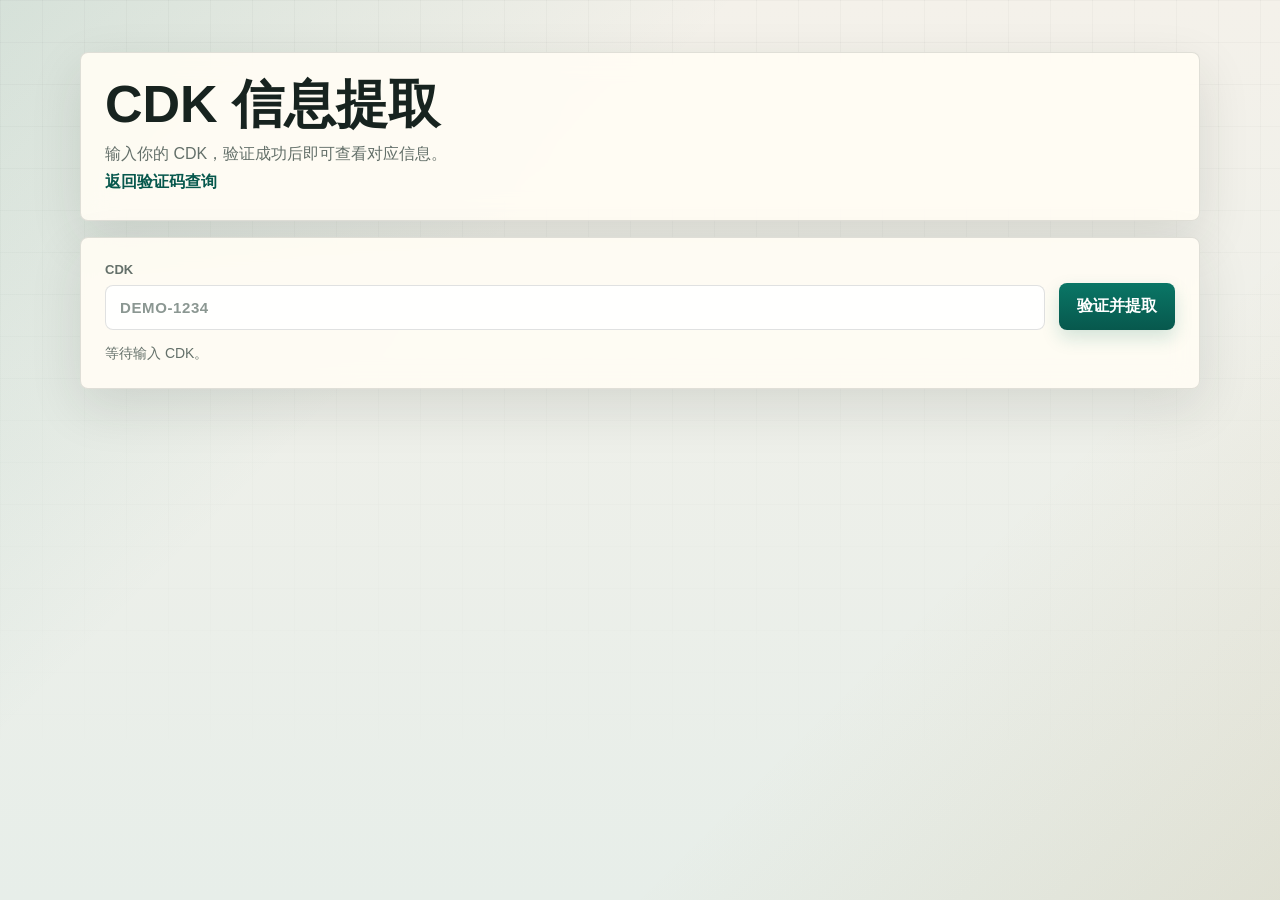
<file: cdk.html>
<!doctype html>
<html lang="zh-CN">
<head>
    <meta charset="UTF-8" />
    <meta name="viewport" content="width=device-width, initial-scale=1.0" />
    <title>CDK 信息提取</title>
    <style>
        * { box-sizing: border-box; }
        :root {
            --bg: #eef2ef;
            --panel: rgba(255, 253, 248, 0.94);
            --line: rgba(24, 38, 33, 0.12);
            --ink: #13211c;
            --muted: #5d6964;
            --accent: #0c6b5b;
            --accent-strong: #094e42;
            --danger: #b23333;
            --shadow: 0 28px 70px rgba(20, 33, 29, 0.13);
        }
        body {
            margin: 0;
            min-height: 100vh;
            padding: 24px;
            color: var(--ink);
            font-family: "PingFang SC", "Hiragino Sans GB", "Microsoft YaHei", "Noto Sans SC", sans-serif;
            background:
                linear-gradient(135deg, rgba(12, 107, 91, 0.11), transparent 33%),
                linear-gradient(320deg, rgba(154, 100, 16, 0.08), transparent 30%),
                var(--bg);
        }
        main {
            width: min(880px, 100%);
            margin: 0 auto;
            display: grid;
            gap: 16px;
        }
        .panel {
            background: var(--panel);
            border: 1px solid var(--line);
            border-radius: 8px;
            box-shadow: var(--shadow);
            padding: 24px;
            backdrop-filter: blur(10px);
        }
        h1, h2 {
            margin: 0 0 8px;
            letter-spacing: 0;
        }
        h1 { font-size: clamp(30px, 5vw, 48px); line-height: 1.08; }
        h2 { font-size: 22px; }
        p {
            margin: 0;
            color: var(--muted);
            line-height: 1.75;
        }
        a {
            color: var(--accent-strong);
            font-weight: 800;
            text-decoration: none;
        }
        a:hover { text-decoration: underline; }
        form {
            display: grid;
            grid-template-columns: minmax(0, 1fr) auto;
            gap: 12px;
            align-items: end;
        }
        label {
            display: grid;
            gap: 7px;
            color: var(--muted);
            font-size: 13px;
            font-weight: 800;
        }
        input, textarea {
            width: 100%;
            border: 1px solid var(--line);
            border-radius: 8px;
            background: rgba(255, 255, 255, 0.96);
            color: var(--ink);
            padding: 13px 14px;
            font-size: 15px;
            outline: none;
        }
        input {
            text-transform: uppercase;
            letter-spacing: 0.04em;
        }
        input:focus, textarea:focus {
            border-color: rgba(12, 107, 91, 0.45);
            box-shadow: 0 0 0 3px rgba(12, 107, 91, 0.12);
        }
        button {
            border: 0;
            border-radius: 8px;
            background: linear-gradient(180deg, var(--accent), var(--accent-strong));
            color: #fff;
            padding: 14px 18px;
            min-height: 46px;
            font-weight: 900;
            cursor: pointer;
            white-space: nowrap;
        }
        button.secondary {
            background: #e7f2ee;
            color: var(--accent-strong);
            border: 1px solid rgba(12, 107, 91, 0.18);
        }
        button:disabled {
            opacity: 0.62;
            cursor: not-allowed;
        }
        .status {
            min-height: 22px;
            margin-top: 12px;
            color: var(--muted);
            font-size: 14px;
            line-height: 1.6;
        }
        .status.success { color: var(--accent-strong); }
        .status.error { color: var(--danger); }
        .result {
            display: none;
            gap: 14px;
        }
        .result.show { display: grid; }
        .content {
            white-space: pre-wrap;
            word-break: break-word;
            border: 1px solid var(--line);
            border-radius: 8px;
            background: rgba(255, 255, 255, 0.76);
            padding: 16px;
            line-height: 1.75;
        }
        .actions {
            display: flex;
            gap: 10px;
            flex-wrap: wrap;
        }
        @media (max-width: 700px) {
            body { padding: 16px; }
            .panel { padding: 18px; }
            form, .actions { grid-template-columns: 1fr; display: grid; }
            button { width: 100%; }
        }
    </style>
    <link rel="stylesheet" href="./assets/app.css" />
</head>
<body>
    <main>
        <section class="panel">
            <h1>CDK 信息提取</h1>
            <p>输入你的 CDK，验证成功后即可查看对应信息。</p>
            <p><a href="./index.html">返回验证码查询</a></p>
        </section>

        <section class="panel">
            <form id="cdkForm" class="lookup-form" autocomplete="off">
                <label>CDK
                    <input id="cdkInput" type="text" autocomplete="off" spellcheck="false" placeholder="DEMO-1234" required />
                </label>
                <button id="submitBtn" type="submit">验证并提取</button>
            </form>
            <div id="status" class="status">等待输入 CDK。</div>
        </section>

        <section id="resultPanel" class="panel result" aria-live="polite">
            <h2 id="resultTitle">提取结果</h2>
            <div class="meta">
                <span>首次提取时间</span>
                <strong id="firstClaimedAt">-</strong>
            </div>
            <div id="resultContent" class="content"></div>
            <div class="actions">
                <button id="copyBtn" type="button">复制信息</button>
                <button id="resetBtn" class="secondary" type="button">继续查询</button>
            </div>
        </section>
    </main>

    <script>
        const cdkForm = document.getElementById("cdkForm");
        const cdkInput = document.getElementById("cdkInput");
        const submitBtn = document.getElementById("submitBtn");
        const statusEl = document.getElementById("status");
        const resultPanel = document.getElementById("resultPanel");
        const resultTitle = document.getElementById("resultTitle");
        const firstClaimedAt = document.getElementById("firstClaimedAt");
        const resultContent = document.getElementById("resultContent");
        const copyBtn = document.getElementById("copyBtn");
        const resetBtn = document.getElementById("resetBtn");

        function setStatus(type, message) {
            statusEl.className = "status" + (type ? " " + type : "");
            statusEl.textContent = message;
        }

        async function readJsonResponse(response) {
            const text = await response.text();
            try {
                return JSON.parse(text);
            } catch (_) {
                const decoder = new TextDecoder();
                const encoded = new TextEncoder().encode(text);
                let depth = 0;
                let inString = false;
                let escaped = false;
                for (let i = 0; i < encoded.length; i++) {
                    const char = decoder.decode(encoded.slice(i, i + 1));
                    if (escaped) {
                        escaped = false;
                        continue;
                    }
                    if (char === "\\") {
                        escaped = inString;
                        continue;
                    }
                    if (char === "\"") {
                        inString = !inString;
                        continue;
                    }
                    if (inString) continue;
                    if (char === "{") depth++;
                    if (char === "}") depth--;
                    if (depth === 0 && i > 0) {
                        try {
                            return JSON.parse(decoder.decode(encoded.slice(0, i + 1)));
                        } catch (_) {}
                    }
                }
                const detail = text.trim().slice(0, 160);
                throw new Error(detail ? `接口返回异常：${detail}` : "接口返回异常，请检查服务器日志。");
            }
        }

        async function copyText(text) {
            const value = String(text || "");
            if (!value) return false;

            if (navigator.clipboard && window.isSecureContext) {
                try {
                    await navigator.clipboard.writeText(value);
                    return true;
                } catch (_) {}
            }

            const textarea = document.createElement("textarea");
            textarea.value = value;
            textarea.setAttribute("readonly", "");
            textarea.style.position = "fixed";
            textarea.style.left = "-1000px";
            textarea.style.top = "-1000px";
            textarea.style.opacity = "0";
            document.body.appendChild(textarea);
            textarea.focus();
            textarea.select();
            textarea.setSelectionRange(0, textarea.value.length);
            let copied = false;
            try {
                copied = document.execCommand("copy");
            } catch (_) {
                copied = false;
            }
            textarea.remove();
            return copied;
        }

        function setLoading(loading) {
            submitBtn.disabled = loading;
            submitBtn.textContent = loading ? "验证中..." : "验证并提取";
        }

        cdkForm.addEventListener("submit", async (event) => {
            event.preventDefault();
            const cdk = cdkInput.value.trim().toUpperCase();
            if (!cdk) {
                setStatus("error", "请输入 CDK。");
                return;
            }

            setLoading(true);
            resultPanel.classList.remove("show");
            setStatus("", "正在验证 CDK...");
            try {
                const response = await fetch("./api/cdk.php", {
                    method: "POST",
                    headers: { "Content-Type": "application/json", "Cache-Control": "no-cache" },
                    body: JSON.stringify({ action: "verify", cdk }),
                });
                const result = await readJsonResponse(response);
                if (!response.ok || !result.success) {
                    throw new Error(result.message || "CDK 验证失败。");
                }

                const data = result.data || {};
                resultTitle.textContent = data.title || "提取结果";
                firstClaimedAt.textContent = data.first_claimed_at || "未记录";
                resultContent.textContent = data.content || "";
                resultPanel.classList.add("show");
                setStatus("success", "验证成功，信息已提取。");
            } catch (error) {
                setStatus("error", error.message || "CDK 验证失败。");
            } finally {
                setLoading(false);
            }
        });

        copyBtn.addEventListener("click", async () => {
            if (await copyText(resultContent.textContent || "")) {
                setStatus("success", "信息已复制。");
            } else {
                setStatus("error", "复制失败，请手动选择文本。");
            }
        });

        resetBtn.addEventListener("click", () => {
            resultPanel.classList.remove("show");
            cdkInput.value = "";
            cdkInput.focus();
            setStatus("", "等待输入 CDK。");
        });
    </script>
</body>
</html>
</file>
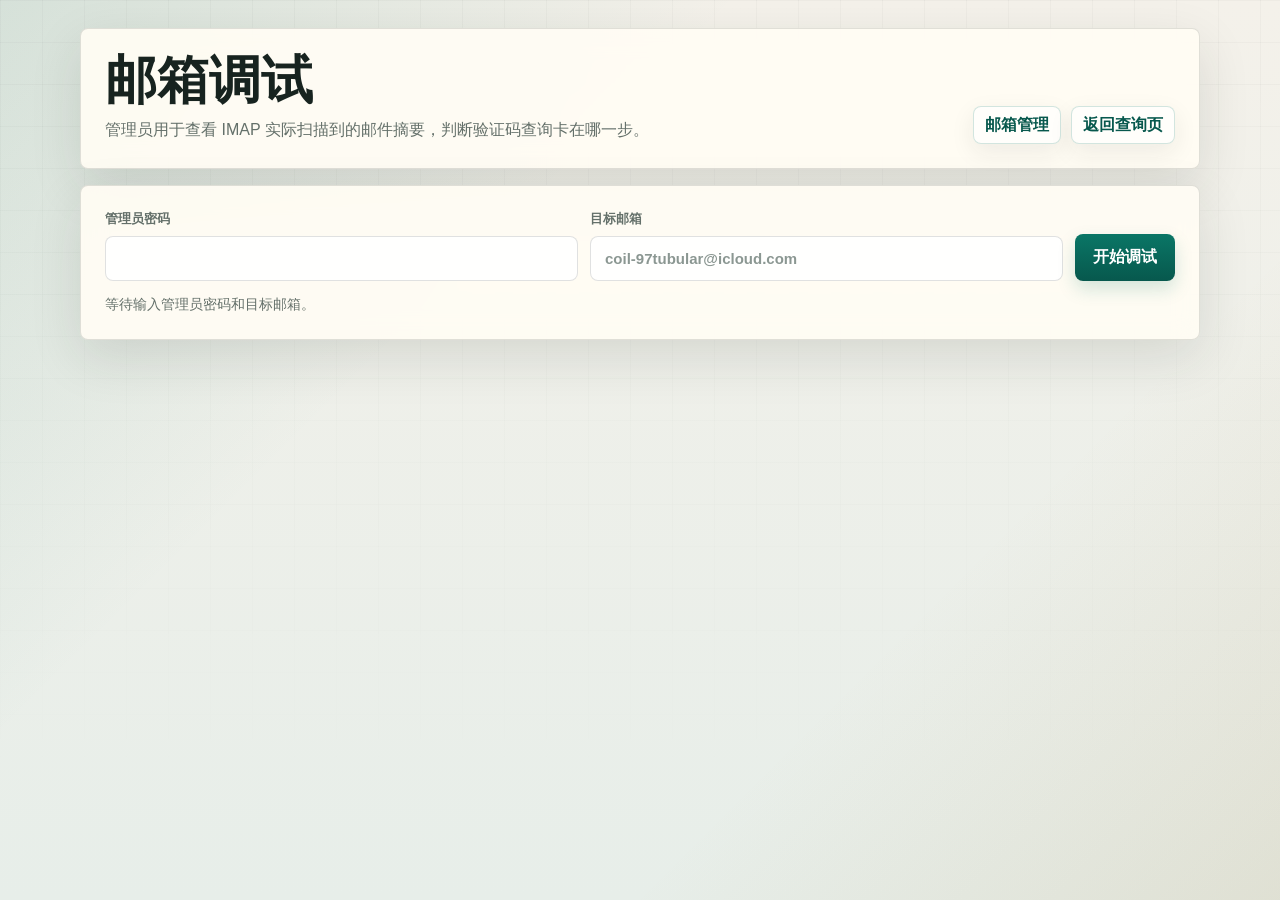
<file: debug.html>
<!doctype html>
<html lang="zh-CN">
<head>
    <meta charset="UTF-8" />
    <meta name="viewport" content="width=device-width, initial-scale=1.0" />
    <title>邮箱调试</title>
    <link rel="stylesheet" href="./assets/app.css" />
    <style>
        .debug-grid {
            display: grid;
            grid-template-columns: minmax(0, 1fr) minmax(0, 1fr) auto;
            gap: 12px;
            align-items: end;
        }
        .summary {
            display: grid;
            grid-template-columns: repeat(5, minmax(0, 1fr));
            gap: 10px;
        }
        .summary-item {
            border: 1px solid var(--line);
            border-radius: 8px;
            background: rgba(255, 255, 255, 0.62);
            padding: 12px;
        }
        .summary-item strong {
            display: block;
            font-size: 22px;
            color: var(--accent-strong);
        }
        .debug-list {
            display: grid;
            gap: 12px;
        }
        .debug-item {
            border: 1px solid var(--line);
            border-radius: 8px;
            background: rgba(255, 255, 255, 0.66);
            padding: 14px;
            display: grid;
            gap: 10px;
        }
        .debug-head {
            display: flex;
            justify-content: space-between;
            gap: 12px;
            align-items: flex-start;
        }
        .debug-title {
            font-weight: 900;
            overflow-wrap: anywhere;
        }
        .badge {
            display: inline-flex;
            border-radius: 999px;
            padding: 5px 8px;
            background: var(--accent-soft);
            color: var(--accent-strong);
            font-size: 12px;
            font-weight: 900;
            white-space: nowrap;
        }
        .badge.warn {
            background: #fff2d7;
            color: #8a560c;
        }
        .kv {
            display: grid;
            grid-template-columns: 120px minmax(0, 1fr);
            gap: 6px 10px;
            color: var(--muted);
            font-size: 13px;
            line-height: 1.55;
        }
        .kv strong {
            color: var(--ink);
            overflow-wrap: anywhere;
        }
        .flags {
            display: flex;
            flex-wrap: wrap;
            gap: 8px;
        }
        .flag {
            border: 1px solid var(--line);
            border-radius: 999px;
            padding: 5px 8px;
            background: rgba(255, 255, 255, 0.7);
            color: var(--muted);
            font-size: 12px;
            font-weight: 800;
        }
        .flag.ok {
            color: var(--accent-strong);
            border-color: rgba(10, 118, 102, 0.24);
            background: var(--accent-soft);
        }
        @media (max-width: 900px) {
            .debug-grid,
            .summary,
            .kv {
                grid-template-columns: 1fr;
            }
            .debug-head {
                display: grid;
            }
        }
    </style>
</head>
<body>
    <main>
        <section class="panel top">
            <div>
                <h1>邮箱调试</h1>
                <p>管理员用于查看 IMAP 实际扫描到的邮件摘要，判断验证码查询卡在哪一步。</p>
            </div>
            <div class="toolbar">
                <a href="./admin.html">邮箱管理</a>
                <a href="./index.html">返回查询页</a>
            </div>
        </section>

        <section class="panel">
            <form id="debugForm" autocomplete="off">
                <div class="debug-grid">
                    <label>管理员密码
                        <input id="adminPassword" type="password" autocomplete="new-password" required />
                    </label>
                    <label>目标邮箱
                        <input id="targetEmail" type="email" autocomplete="off" autocapitalize="off" spellcheck="false" placeholder="coil-97tubular@icloud.com" required />
                    </label>
                    <button id="scanBtn" type="submit">开始调试</button>
                </div>
            </form>
            <div id="status" class="status">等待输入管理员密码和目标邮箱。</div>
        </section>

        <section id="resultPanel" class="panel hide">
            <h2>扫描汇总</h2>
            <p id="metaText"></p>
            <div id="summary" class="summary"></div>
        </section>

        <section id="listPanel" class="panel hide">
            <h2>最近邮件摘要</h2>
            <div id="debugList" class="debug-list"></div>
        </section>
    </main>

    <script>
        const debugForm = document.getElementById("debugForm");
        const adminPasswordInput = document.getElementById("adminPassword");
        const targetEmailInput = document.getElementById("targetEmail");
        const scanBtn = document.getElementById("scanBtn");
        const statusEl = document.getElementById("status");
        const resultPanel = document.getElementById("resultPanel");
        const listPanel = document.getElementById("listPanel");
        const metaText = document.getElementById("metaText");
        const summaryEl = document.getElementById("summary");
        const debugList = document.getElementById("debugList");

        function setStatus(type, message) {
            statusEl.className = "status" + (type ? " " + type : "");
            statusEl.textContent = message;
        }

        async function readJsonResponse(response) {
            const text = await response.text();
            try {
                return JSON.parse(text);
            } catch (_) {
                const detail = text.trim().slice(0, 160);
                throw new Error(detail ? `接口返回异常：${detail}` : "接口返回异常，请检查服务器日志。");
            }
        }

        function boolFlag(label, value) {
            const span = document.createElement("span");
            span.className = "flag" + (value ? " ok" : "");
            span.textContent = `${label}：${value ? "是" : "否"}`;
            return span;
        }

        function renderSummary(data) {
            const summary = data.summary || {};
            const items = [
                ["扫描邮件", summary.scanned || 0],
                ["OpenAI 发件人", summary.openai_sender || 0],
                ["时间范围内", summary.within_age || 0],
                ["匹配目标邮箱", summary.target_matched || 0],
                ["提取到验证码", summary.code_found || 0],
            ];
            summaryEl.replaceChildren(...items.map(([label, value]) => {
                const div = document.createElement("div");
                div.className = "summary-item";
                div.innerHTML = `<strong>${value}</strong><span>${label}</span>`;
                return div;
            }));
            metaText.textContent = `服务器时间：${data.server_time || "-"}；目标邮箱：${data.target_email || "-"}；扫描文件夹：${data.mailbox?.folder || "-"}；查询窗口：${data.lookup?.max_age_seconds || "-"} 秒。`;
        }

        function renderMessages(messages) {
            debugList.replaceChildren();
            if (!Array.isArray(messages) || messages.length === 0) {
                const empty = document.createElement("div");
                empty.className = "empty";
                empty.textContent = "没有扫描到邮件。";
                debugList.append(empty);
                return;
            }

            messages.forEach((item) => {
                const row = document.createElement("div");
                row.className = "debug-item";

                const head = document.createElement("div");
                head.className = "debug-head";
                const title = document.createElement("div");
                title.className = "debug-title";
                title.textContent = item.subject || "（无主题）";
                const badge = document.createElement("span");
                badge.className = "badge" + (item.skip_reason === "可匹配" ? "" : " warn");
                badge.textContent = item.skip_reason || "-";
                head.append(title, badge);

                const kv = document.createElement("div");
                kv.className = "kv";
                const rows = [
                    ["发件人", item.from || "-"],
                    ["收件人", item.to || item.overview_to || "-"],
                    ["抄送", item.cc || "-"],
                    ["邮件时间", item.date_parsed || item.date_header || "-"],
                    ["距现在秒数", item.age_seconds === null ? "-" : String(item.age_seconds)],
                    ["验证码", item.best_code || "-"],
                    ["正文摘要", item.body_preview || "-"],
                ];
                rows.forEach(([key, value]) => {
                    const k = document.createElement("span");
                    k.textContent = key;
                    const v = document.createElement("strong");
                    v.textContent = value;
                    kv.append(k, v);
                });

                const flags = document.createElement("div");
                flags.className = "flags";
                flags.append(
                    boolFlag("OpenAI 发件人", item.is_openai_sender),
                    boolFlag("时间范围内", item.within_age),
                    boolFlag("匹配完整邮箱", item.full_target_matched),
                    boolFlag("匹配邮箱前缀", item.prefix_matched),
                    boolFlag("正文可读", item.body_readable),
                    boolFlag("已读", item.seen),
                );

                row.append(head, kv, flags);
                debugList.append(row);
            });
        }

        debugForm.addEventListener("submit", async (event) => {
            event.preventDefault();
            const adminPassword = adminPasswordInput.value.trim();
            const targetEmail = targetEmailInput.value.trim();
            if (!adminPassword || !targetEmail) {
                setStatus("error", "请填写管理员密码和目标邮箱。");
                return;
            }

            scanBtn.disabled = true;
            scanBtn.textContent = "扫描中...";
            resultPanel.classList.add("hide");
            listPanel.classList.add("hide");
            setStatus("info", "正在扫描服务器邮箱...");
            try {
                const response = await fetch("./api/debug.php", {
                    method: "POST",
                    headers: { "Content-Type": "application/json", "Cache-Control": "no-cache" },
                    body: JSON.stringify({ admin_password: adminPassword, target_email: targetEmail, debug_limit: 50 }),
                });
                const result = await readJsonResponse(response);
                if (!response.ok || !result.success) throw new Error(result.message || "调试失败。");
                renderSummary(result.data || {});
                renderMessages(result.data?.messages || []);
                resultPanel.classList.remove("hide");
                listPanel.classList.remove("hide");
                setStatus("success", "调试扫描完成。");
            } catch (error) {
                setStatus("error", error.message || "调试失败。");
            } finally {
                scanBtn.disabled = false;
                scanBtn.textContent = "开始调试";
            }
        });
    </script>
</body>
</html>
</file>
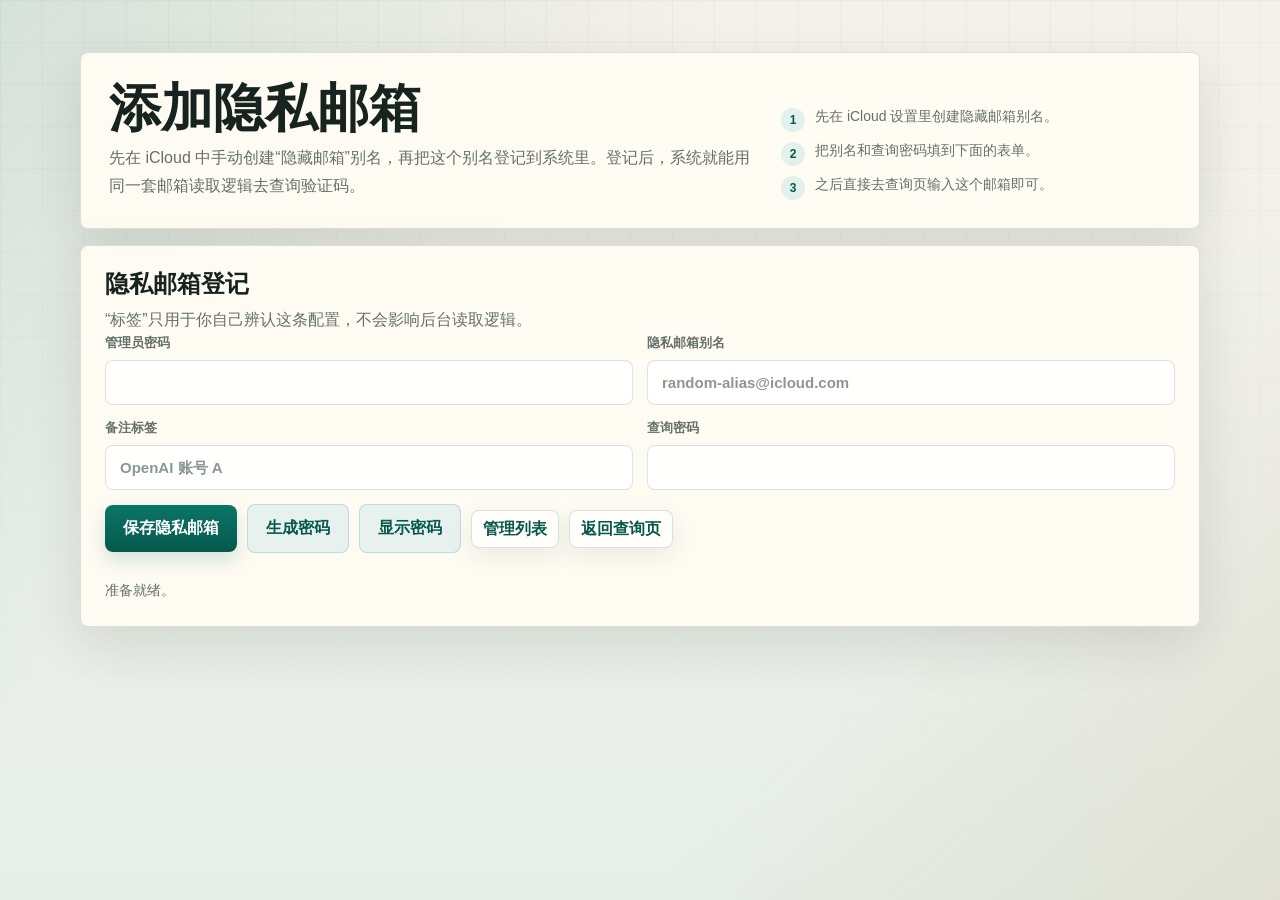
<file: privacy.html>
<!doctype html>
<html lang="zh-CN">
<head>
    <meta charset="UTF-8" />
    <meta name="viewport" content="width=device-width, initial-scale=1.0" />
    <title>添加隐私邮箱</title>
    <style>
        * { box-sizing: border-box; }
        :root {
            --bg: #eef2ef;
            --bg-2: #e1eae6;
            --panel: rgba(255, 253, 248, 0.94);
            --line: rgba(24, 38, 33, 0.12);
            --ink: #13211c;
            --muted: #5d6964;
            --accent: #0c6b5b;
            --accent-strong: #094e42;
            --soft: #edf5f1;
            --danger: #b23333;
            --gold: #9a6410;
            --shadow: 0 28px 70px rgba(20, 33, 29, 0.13);
        }
        body {
            margin: 0;
            min-height: 100vh;
            padding: 24px;
            color: var(--ink);
            font-family: "PingFang SC", "Hiragino Sans GB", "Microsoft YaHei", "Noto Sans SC", sans-serif;
            background:
                linear-gradient(135deg, rgba(12, 107, 91, 0.11), transparent 33%),
                linear-gradient(320deg, rgba(154, 100, 16, 0.08), transparent 30%),
                linear-gradient(180deg, var(--bg), var(--bg-2));
        }
        main {
            width: min(1080px, 100%);
            margin: 0 auto;
            display: grid;
            gap: 16px;
        }
        .panel {
            background: var(--panel);
            border: 1px solid var(--line);
            border-radius: 8px;
            box-shadow: var(--shadow);
            padding: 22px;
            backdrop-filter: blur(10px);
        }
        .hero {
            display: grid;
            grid-template-columns: minmax(0, 1.2fr) minmax(0, 0.8fr);
            gap: 18px;
            align-items: end;
        }
        h1, h2 {
            margin: 0 0 8px;
            letter-spacing: 0;
        }
        h1 {
            font-size: clamp(30px, 5vw, 54px);
            line-height: 1.04;
        }
        h2 { font-size: 22px; }
        p {
            margin: 0;
            color: var(--muted);
            line-height: 1.75;
        }
        a {
            color: var(--accent-strong);
            font-weight: 800;
            text-decoration: none;
        }
        a:hover { text-decoration: underline; }
        .steps {
            display: grid;
            gap: 10px;
            color: var(--muted);
            font-size: 14px;
        }
        .step {
            display: flex;
            gap: 10px;
            align-items: flex-start;
        }
        .num {
            width: 24px;
            height: 24px;
            border-radius: 999px;
            display: grid;
            place-items: center;
            flex: none;
            background: #e2f1ec;
            color: var(--accent-strong);
            font-weight: 900;
            font-size: 12px;
        }
        form { display: grid; gap: 14px; }
        .grid {
            display: grid;
            grid-template-columns: minmax(0, 1fr) minmax(0, 1fr);
            gap: 14px;
        }
        .actions {
            display: flex;
            gap: 10px;
            flex-wrap: wrap;
            align-items: center;
        }
        label {
            display: grid;
            gap: 7px;
            color: var(--muted);
            font-size: 13px;
            font-weight: 800;
        }
        input {
            width: 100%;
            border: 1px solid var(--line);
            border-radius: 8px;
            background: rgba(255, 255, 255, 0.96);
            color: var(--ink);
            padding: 13px 14px;
            font-size: 15px;
            outline: none;
        }
        input::placeholder { color: #8a9691; }
        input:focus {
            border-color: rgba(12, 107, 91, 0.45);
            box-shadow: 0 0 0 3px rgba(12, 107, 91, 0.12);
        }
        button {
            border: 0;
            border-radius: 8px;
            background: linear-gradient(180deg, var(--accent), var(--accent-strong));
            color: #fff;
            padding: 13px 16px;
            min-height: 44px;
            font-weight: 900;
            cursor: pointer;
        }
        button:hover { filter: brightness(1.02); }
        button:disabled { opacity: .62; cursor: not-allowed; }
        button.secondary {
            color: var(--accent-strong);
            background: #e7f2ee;
            border: 1px solid rgba(12, 107, 91, 0.18);
        }
        .status {
            min-height: 22px;
            color: var(--muted);
            font-size: 14px;
        }
        .status.success { color: var(--accent-strong); }
        .status.error { color: var(--danger); }
        .status.info { color: #245c78; }
        .card {
            background: var(--soft);
            border: 1px solid var(--line);
            border-radius: 8px;
            padding: 16px;
            display: grid;
            gap: 10px;
        }
        .pill {
            display: inline-flex;
            width: max-content;
            align-items: center;
            border: 1px solid rgba(154, 100, 16, 0.24);
            color: var(--gold);
            background: #fff7e8;
            padding: 7px 10px;
            border-radius: 999px;
            font-size: 12px;
            font-weight: 900;
        }
        .saved { display: none; }
        .saved.show { display: grid; }
        .mono {
            font-family: ui-monospace, SFMono-Regular, Consolas, "Liberation Mono", monospace;
            word-break: break-all;
        }
        .toolbar {
            display: flex;
            gap: 12px;
            flex-wrap: wrap;
            align-items: center;
        }
        @media (max-width: 860px) {
            .hero,
            .grid {
                grid-template-columns: 1fr;
            }
            .panel { padding: 18px; }
            .actions { display: grid; }
        }
        @media (max-width: 640px) {
            body { padding: 16px; }
            button { width: 100%; }
        }
    </style>
    <link rel="stylesheet" href="./assets/app.css" />
</head>
<body>
    <main>
        <section class="panel hero">
            <div>
                <h1>添加隐私邮箱</h1>
                <p>先在 iCloud 中手动创建“隐藏邮箱”别名，再把这个别名登记到系统里。登记后，系统就能用同一套邮箱读取逻辑去查询验证码。</p>
            </div>
            <div class="steps">
                <div class="step"><span class="num">1</span><span>先在 iCloud 设置里创建隐藏邮箱别名。</span></div>
                <div class="step"><span class="num">2</span><span>把别名和查询密码填到下面的表单。</span></div>
                <div class="step"><span class="num">3</span><span>之后直接去查询页输入这个邮箱即可。</span></div>
            </div>
        </section>

        <section class="panel">
            <h2>隐私邮箱登记</h2>
            <p>“标签”只用于你自己辨认这条配置，不会影响后台读取逻辑。</p>
            <form id="privacyForm" autocomplete="off">
                <div class="grid">
                    <label>管理员密码
                        <input id="adminPassword" type="password" autocomplete="new-password" required />
                    </label>
                    <label>隐私邮箱别名
                        <input id="emailInput" type="email" autocomplete="off" autocapitalize="off" spellcheck="false" placeholder="random-alias@icloud.com" required />
                    </label>
                    <label>备注标签
                        <input id="labelInput" type="text" autocomplete="off" placeholder="OpenAI 账号 A" />
                    </label>
                    <label>查询密码
                        <input id="passwordInput" type="password" autocomplete="new-password" required />
                    </label>
                </div>
                <div class="actions">
                    <button id="saveBtn" type="submit">保存隐私邮箱</button>
                    <button id="generateBtn" class="secondary" type="button">生成密码</button>
                    <button id="toggleBtn" class="secondary" type="button">显示密码</button>
                    <a href="./admin.html">管理列表</a>
                    <a href="./index.html">返回查询页</a>
                </div>
                <div id="status" class="status">准备就绪。</div>
            </form>
        </section>

        <section id="savedPanel" class="panel saved">
            <span class="pill">已保存</span>
            <div class="card">
                <div><strong>邮箱</strong><div id="savedEmail" class="mono">-</div></div>
                <div><strong>标签</strong><div id="savedLabel">-</div></div>
                <div class="actions">
                    <button id="useBtn" type="button">用这个邮箱打开查询页</button>
                    <button id="resetBtn" class="secondary" type="button">继续添加</button>
                </div>
            </div>
        </section>
    </main>
    <script>
        const form = document.getElementById("privacyForm");
        const adminPasswordInput = document.getElementById("adminPassword");
        const emailInput = document.getElementById("emailInput");
        const labelInput = document.getElementById("labelInput");
        const passwordInput = document.getElementById("passwordInput");
        const saveBtn = document.getElementById("saveBtn");
        const generateBtn = document.getElementById("generateBtn");
        const toggleBtn = document.getElementById("toggleBtn");
        const statusEl = document.getElementById("status");
        const savedPanel = document.getElementById("savedPanel");
        const savedEmail = document.getElementById("savedEmail");
        const savedLabel = document.getElementById("savedLabel");
        const useBtn = document.getElementById("useBtn");
        const resetBtn = document.getElementById("resetBtn");
        let lastSavedEmail = "";

        function setStatus(type, message) {
            statusEl.className = "status" + (type ? " " + type : "");
            statusEl.textContent = message;
        }

        async function readJsonResponse(response) {
            const text = await response.text();
            try {
                return JSON.parse(text);
            } catch (_) {
                const decoder = new TextDecoder();
                const encoded = new TextEncoder().encode(text);
                let depth = 0;
                let inString = false;
                let escaped = false;
                for (let i = 0; i < encoded.length; i++) {
                    const char = decoder.decode(encoded.slice(i, i + 1));
                    if (escaped) {
                        escaped = false;
                        continue;
                    }
                    if (char === "\\") {
                        escaped = inString;
                        continue;
                    }
                    if (char === "\"") {
                        inString = !inString;
                        continue;
                    }
                    if (inString) continue;
                    if (char === "{") depth++;
                    if (char === "}") depth--;
                    if (depth === 0 && i > 0) {
                        try {
                            return JSON.parse(decoder.decode(encoded.slice(0, i + 1)));
                        } catch (_) {}
                    }
                }
                const detail = text.trim().slice(0, 160);
                throw new Error(detail ? `接口返回异常：${detail}` : "接口返回异常，请检查服务器日志。");
            }
        }

        function generatePassword() {
            const alphabet = "ABCDEFGHJKLMNPQRSTUVWXYZabcdefghijkmnopqrstuvwxyz23456789";
            const bytes = new Uint8Array(18);
            crypto.getRandomValues(bytes);
            let value = "";
            bytes.forEach((byte) => { value += alphabet[byte % alphabet.length]; });
            return value;
        }

        generateBtn.addEventListener("click", () => {
            passwordInput.value = generatePassword();
            passwordInput.type = "text";
            toggleBtn.textContent = "隐藏密码";
            setStatus("info", "已生成查询密码，请在离开页面前妥善保存。");
        });

        toggleBtn.addEventListener("click", () => {
            const visible = passwordInput.type === "text";
            passwordInput.type = visible ? "password" : "text";
            toggleBtn.textContent = visible ? "显示密码" : "隐藏密码";
        });

        form.addEventListener("submit", async (event) => {
            event.preventDefault();
            const adminPassword = adminPasswordInput.value.trim();
            const email = emailInput.value.trim().toLowerCase();
            const password = passwordInput.value.trim();
            const label = labelInput.value.trim();
            if (!adminPassword || !email || !password) {
                setStatus("error", "管理员密码、隐私邮箱和查询密码都不能为空。");
                return;
            }

            saveBtn.disabled = true;
            saveBtn.textContent = "保存中...";
            try {
                const response = await fetch("./api/admin.php", {
                    method: "POST",
                    headers: { "Content-Type": "application/json", "Cache-Control": "no-cache" },
                    body: JSON.stringify({ action: "save", admin_password: adminPassword, email, access_password: password }),
                });
                const result = await readJsonResponse(response);
                if (!response.ok || !result.success) {
                    throw new Error(result.message || "保存失败。");
                }
                lastSavedEmail = email;
                savedEmail.textContent = email;
                savedLabel.textContent = label || "-";
                savedPanel.classList.add("show");
                emailInput.value = "";
                labelInput.value = "";
                passwordInput.value = "";
                passwordInput.type = "password";
                toggleBtn.textContent = "显示密码";
                setStatus("success", "隐私邮箱已保存。");
            } catch (error) {
                setStatus("error", error.message || "保存失败。");
            } finally {
                saveBtn.disabled = false;
                saveBtn.textContent = "保存隐私邮箱";
            }
        });

        useBtn.addEventListener("click", () => {
            const url = new URL("./index.html", window.location.href);
            if (lastSavedEmail) {
                url.searchParams.set("email", lastSavedEmail);
            }
            window.location.href = url.toString();
        });

        resetBtn.addEventListener("click", () => {
            savedPanel.classList.remove("show");
            emailInput.focus();
        });
    </script>
</body>
</html>
</file>
<file: assets/app.css>
:root {
    --bg: #f4f1ea;
    --bg-2: #e7eee9;
    --panel: rgba(255, 252, 244, 0.94);
    --panel-strong: #fffdf8;
    --line: rgba(36, 48, 42, 0.14);
    --ink: #17231f;
    --muted: #64706a;
    --accent: #0a7666;
    --accent-strong: #07584d;
    --accent-soft: #e3f2ed;
    --soft: #edf5f1;
    --danger: #b43b36;
    --warn: #9d6816;
    --info: #245d7c;
    --shadow: 0 18px 52px rgba(32, 42, 37, 0.12);
    --shadow-soft: 0 8px 24px rgba(32, 42, 37, 0.08);
}

* {
    box-sizing: border-box;
}

html {
    min-height: 100%;
    color-scheme: light;
    -webkit-text-size-adjust: 100%;
}

body {
    min-height: 100vh;
    margin: 0;
    color: var(--ink);
    font-family: "PingFang SC", "Hiragino Sans GB", "Microsoft YaHei", "Noto Sans SC", sans-serif;
    background:
        linear-gradient(135deg, rgba(10, 118, 102, 0.13), transparent 34%),
        linear-gradient(315deg, rgba(157, 104, 22, 0.10), transparent 30%),
        linear-gradient(180deg, var(--bg), var(--bg-2));
}

body::before {
    content: "";
    position: fixed;
    inset: 0;
    z-index: -1;
    pointer-events: none;
    background-image:
        linear-gradient(rgba(23, 35, 31, 0.045) 1px, transparent 1px),
        linear-gradient(90deg, rgba(23, 35, 31, 0.045) 1px, transparent 1px);
    background-size: 42px 42px;
    mask-image: linear-gradient(180deg, rgba(0, 0, 0, 0.68), transparent 88%);
}

main {
    width: min(1120px, calc(100% - 32px));
    margin: 0 auto;
    padding: 28px 0 40px;
    display: grid;
    gap: 16px;
}

.panel,
.hero {
    border: 1px solid var(--line);
    border-radius: 8px;
    background: var(--panel);
    box-shadow: var(--shadow);
    backdrop-filter: blur(12px);
}

.panel {
    padding: 24px;
}

.hero {
    padding: 28px;
}

.hero.panel {
    display: grid;
}

h1,
h2 {
    margin: 0 0 8px;
    letter-spacing: 0;
}

h1 {
    font-size: clamp(30px, 4.6vw, 52px);
    line-height: 1.05;
    max-width: 11em;
}

h2 {
    font-size: clamp(20px, 2.5vw, 24px);
    line-height: 1.2;
}

p {
    margin: 0;
    color: var(--muted);
    line-height: 1.75;
}

a {
    color: var(--accent-strong);
    font-weight: 800;
    text-decoration: none;
    text-underline-offset: 3px;
}

a:hover {
    text-decoration: underline;
}

code {
    padding: 2px 6px;
    border-radius: 5px;
    background: rgba(10, 118, 102, 0.10);
    color: var(--accent-strong);
    font-size: 0.92em;
}

form {
    display: grid;
    gap: 14px;
}

label {
    display: grid;
    gap: 8px;
    color: var(--muted);
    font-size: 13px;
    font-weight: 800;
}

input,
textarea {
    width: 100%;
    min-width: 0;
    border: 1px solid var(--line);
    border-radius: 8px;
    background: rgba(255, 255, 255, 0.96);
    color: var(--ink);
    padding: 13px 14px;
    font: inherit;
    font-size: 15px;
    outline: none;
    transition: border-color 0.16s ease, box-shadow 0.16s ease, background-color 0.16s ease;
}

textarea {
    min-height: 132px;
    resize: vertical;
    line-height: 1.65;
}

input::placeholder,
textarea::placeholder {
    color: #8b9792;
}

input:focus,
textarea:focus {
    border-color: rgba(10, 118, 102, 0.48);
    box-shadow: 0 0 0 3px rgba(10, 118, 102, 0.14);
    background: #fff;
}

input[readonly] {
    background: rgba(237, 245, 241, 0.9);
    color: #50615a;
}

button {
    appearance: none;
    border: 0;
    border-radius: 8px;
    background: linear-gradient(180deg, var(--accent), var(--accent-strong));
    color: #fff;
    min-height: 46px;
    padding: 13px 18px;
    font: inherit;
    font-weight: 900;
    cursor: pointer;
    white-space: nowrap;
    box-shadow: 0 8px 18px rgba(10, 118, 102, 0.18);
    transition: transform 0.16s ease, filter 0.16s ease, box-shadow 0.16s ease;
}

button:hover {
    filter: brightness(1.03);
    transform: translateY(-1px);
}

button:active {
    transform: translateY(0);
}

button:disabled {
    cursor: not-allowed;
    opacity: 0.62;
    transform: none;
}

button.secondary {
    border: 1px solid rgba(10, 118, 102, 0.18);
    background: #e7f2ee;
    color: var(--accent-strong);
    box-shadow: none;
}

button.danger {
    background: linear-gradient(180deg, #c54a44, var(--danger));
    box-shadow: 0 8px 18px rgba(180, 59, 54, 0.16);
}

.status {
    min-height: 22px;
    margin-top: 12px;
    color: var(--muted);
    font-size: 14px;
    line-height: 1.6;
}

.status.success {
    color: var(--accent-strong);
}

.status.error {
    color: var(--danger);
}

.status.info {
    color: var(--info);
}

.lead {
    max-width: 64ch;
    font-size: 15px;
}

.eyebrow,
.pill {
    display: inline-flex;
    align-items: center;
    width: fit-content;
    gap: 8px;
    border: 1px solid rgba(10, 118, 102, 0.18);
    border-radius: 999px;
    background: var(--accent-soft);
    color: var(--accent-strong);
    padding: 7px 10px;
    font-size: 12px;
    font-weight: 900;
    letter-spacing: 0;
}

.hero-links,
.toolbar,
.actions {
    display: flex;
    align-items: center;
    flex-wrap: wrap;
    gap: 10px;
}

.hero-links {
    margin-top: 16px;
}

.toolbar a,
.hero-links a,
.actions a {
    display: inline-flex;
    align-items: center;
    min-height: 38px;
    border: 1px solid rgba(10, 118, 102, 0.18);
    border-radius: 8px;
    background: rgba(255, 255, 255, 0.56);
    padding: 8px 11px;
    line-height: 1.2;
    box-shadow: var(--shadow-soft);
}

.top {
    display: flex;
    justify-content: space-between;
    align-items: flex-end;
    gap: 16px;
}

.grid {
    display: grid;
    grid-template-columns: repeat(2, minmax(0, 1fr));
    gap: 14px;
    align-items: end;
}

.login-grid {
    display: grid;
    grid-template-columns: minmax(0, 1fr) auto;
    gap: 12px;
    align-items: end;
}

#queryForm {
    grid-template-columns: minmax(180px, 1fr) minmax(180px, 1fr) auto;
    align-items: end;
}

.lookup-form {
    grid-template-columns: minmax(0, 1fr) auto;
    align-items: end;
}

.result {
    display: grid;
    gap: 14px;
}

#resultPanel.result:not(.show) {
    display: none;
}

.meta {
    display: grid;
    grid-template-columns: 110px minmax(0, 1fr);
    gap: 12px;
    align-items: baseline;
    color: var(--muted);
    font-size: 14px;
}

.meta strong,
.email,
.code,
.mono {
    overflow-wrap: anywhere;
    word-break: break-word;
}

.code,
.content {
    border: 1px solid var(--line);
    border-radius: 8px;
    background: rgba(255, 255, 255, 0.72);
    padding: 16px;
}

.code {
    color: var(--accent-strong);
    font-size: clamp(28px, 8vw, 58px);
    font-weight: 900;
    line-height: 1;
    text-align: center;
    letter-spacing: 0;
}

.code.empty {
    color: #7d8a84;
    font-size: clamp(22px, 5vw, 36px);
}

.content {
    white-space: pre-wrap;
    line-height: 1.7;
}

.subtle,
.note {
    color: var(--muted);
    font-size: 13px;
    line-height: 1.65;
}

.hero-card,
.card {
    border: 1px solid var(--line);
    border-radius: 8px;
    background:
        linear-gradient(180deg, rgba(227, 242, 237, 0.92), rgba(255, 255, 255, 0.72));
    padding: 18px;
}

.stat {
    display: grid;
    gap: 8px;
}

.stat-label {
    color: var(--muted);
    font-size: 12px;
    font-weight: 900;
}

.stat-value {
    color: var(--accent-strong);
    font-size: 22px;
    font-weight: 900;
}

.stat-note {
    color: var(--muted);
    font-size: 13px;
    line-height: 1.65;
}

.list {
    display: grid;
    gap: 10px;
    margin-top: 12px;
}

.item {
    display: grid;
    grid-template-columns: minmax(0, 1fr) auto auto auto auto;
    gap: 10px;
    align-items: center;
    border: 1px solid var(--line);
    border-radius: 8px;
    background: rgba(255, 255, 255, 0.62);
    padding: 13px;
}

button.used-toggle {
    min-width: 76px;
}

button.used-toggle.used {
    border-color: rgba(157, 104, 22, 0.28);
    background: #fff2d7;
    color: #8a560c;
}

.empty {
    border: 1px dashed rgba(36, 48, 42, 0.20);
    border-radius: 8px;
    background: rgba(255, 255, 255, 0.48);
    color: var(--muted);
    padding: 16px;
    text-align: center;
}

.account-meta,
.account-secret {
    min-width: 0;
}

.account-meta {
    display: grid;
    gap: 6px;
}

.account-secret,
.item .meta {
    color: var(--muted);
    font-size: 13px;
    line-height: 1.55;
}

.check-row {
    display: flex;
    align-items: center;
    gap: 9px;
    width: fit-content;
}

.check-row input {
    width: auto;
}

.steps {
    display: grid;
    gap: 10px;
    color: var(--muted);
    font-size: 14px;
}

.step {
    display: flex;
    align-items: flex-start;
    gap: 10px;
}

.num {
    width: 24px;
    height: 24px;
    flex: none;
    display: grid;
    place-items: center;
    border-radius: 999px;
    background: #e2f1ec;
    color: var(--accent-strong);
    font-size: 12px;
    font-weight: 900;
}

.saved {
    display: none;
}

.saved.show {
    display: grid;
}

.hide {
    display: none !important;
}

.mono {
    font-family: ui-monospace, SFMono-Regular, Consolas, "Liberation Mono", monospace;
}

@media (min-width: 861px) {
    .hero {
        grid-template-columns: minmax(0, 1.25fr) minmax(240px, 0.75fr);
        align-items: end;
        gap: 22px;
    }

    .hero-card {
        justify-self: stretch;
    }
}

@media (max-width: 900px) {
    main {
        width: min(100% - 24px, 1120px);
        padding-top: 18px;
    }

    .top,
    .hero,
    .grid,
    .login-grid,
    #queryForm,
    .lookup-form {
        grid-template-columns: 1fr;
    }

    .top {
        display: grid;
        align-items: start;
    }

    .item {
        grid-template-columns: minmax(0, 1fr);
        align-items: stretch;
    }

    .item button {
        width: 100%;
    }

    .meta {
        grid-template-columns: 1fr;
        gap: 4px;
    }
}

@media (max-width: 640px) {
    body {
        padding: 0;
    }

    main {
        width: min(100% - 20px, 1120px);
        padding: 12px 0 24px;
        gap: 12px;
    }

    .panel,
    .hero {
        padding: 18px;
        box-shadow: 0 12px 32px rgba(32, 42, 37, 0.11);
    }

    h1 {
        max-width: none;
        font-size: clamp(28px, 10vw, 40px);
    }

    .toolbar,
    .hero-links,
    .actions {
        display: grid;
        grid-template-columns: 1fr;
        align-items: stretch;
        width: 100%;
    }

    .toolbar a,
    .hero-links a,
    .actions a,
    button {
        justify-content: center;
        width: 100%;
    }

    input,
    textarea,
    button {
        font-size: 16px;
    }

    .code {
        padding: 14px 10px;
    }
}
</file>
